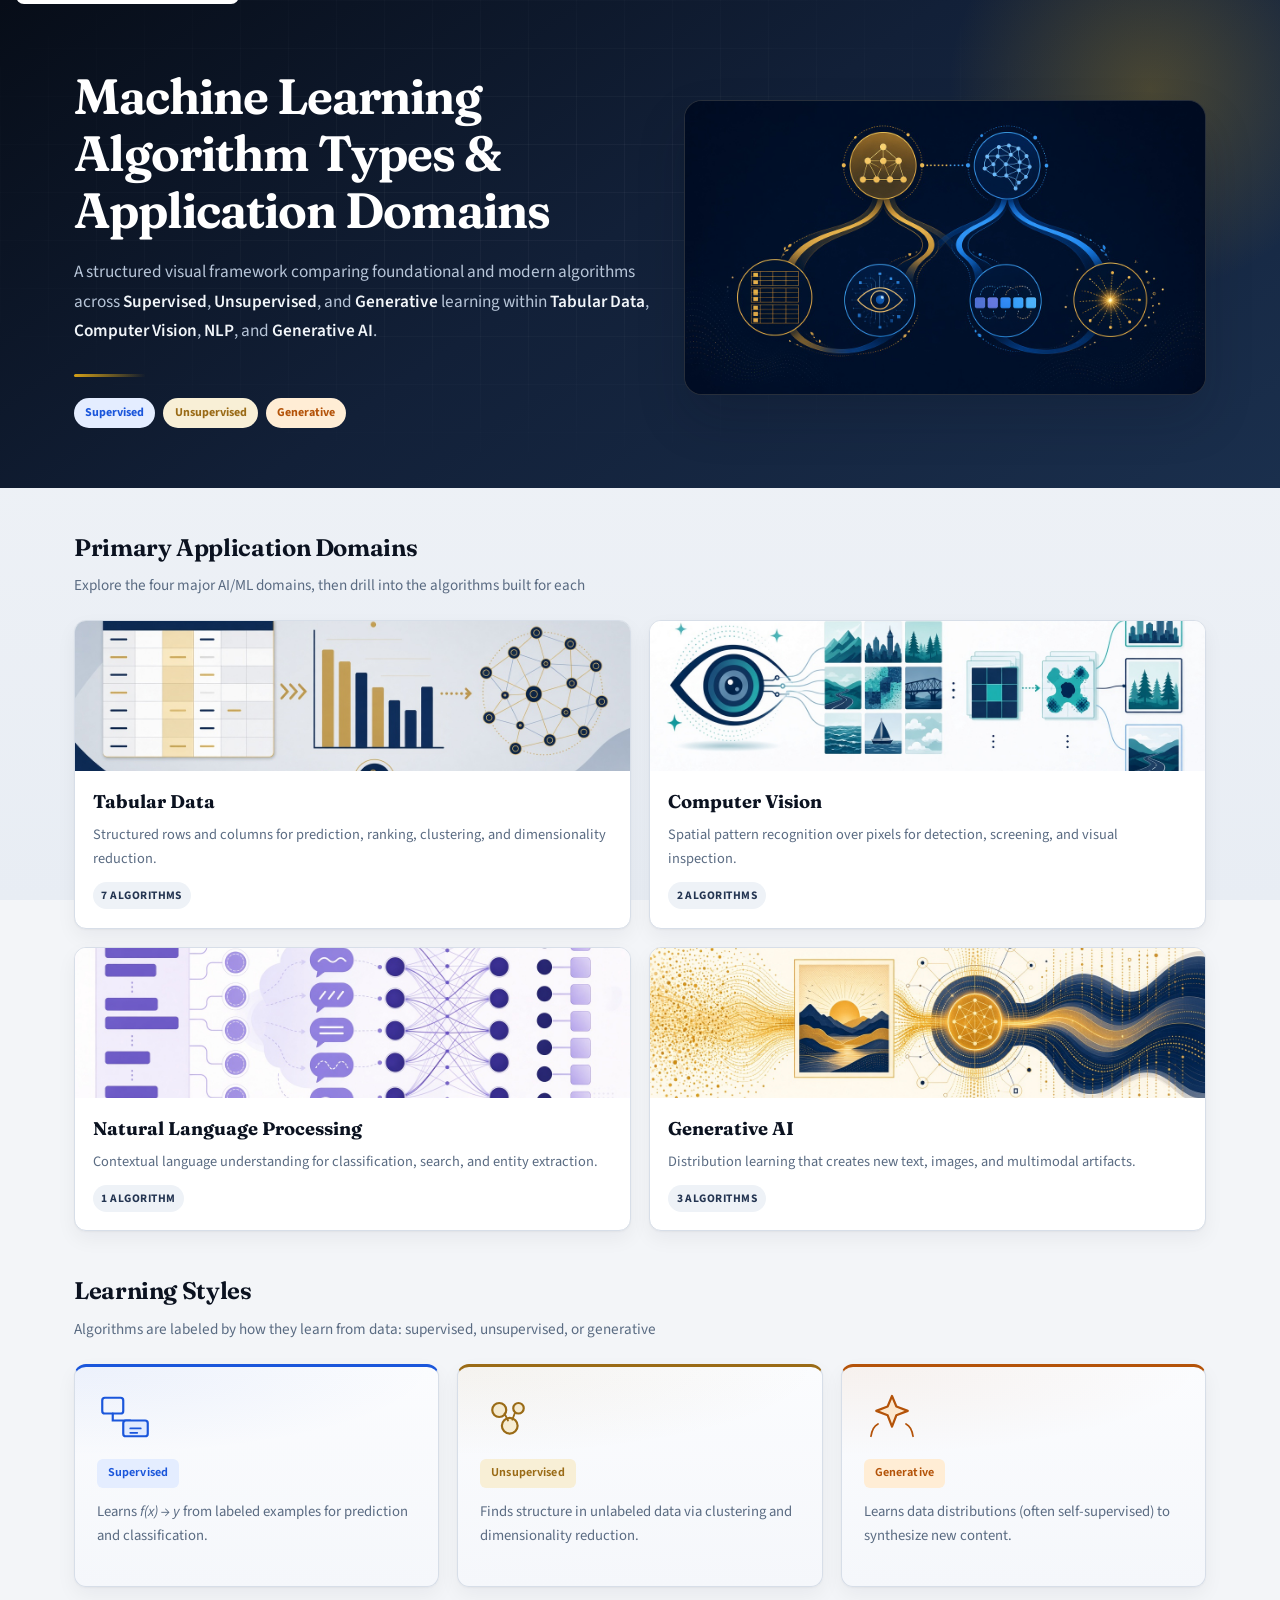
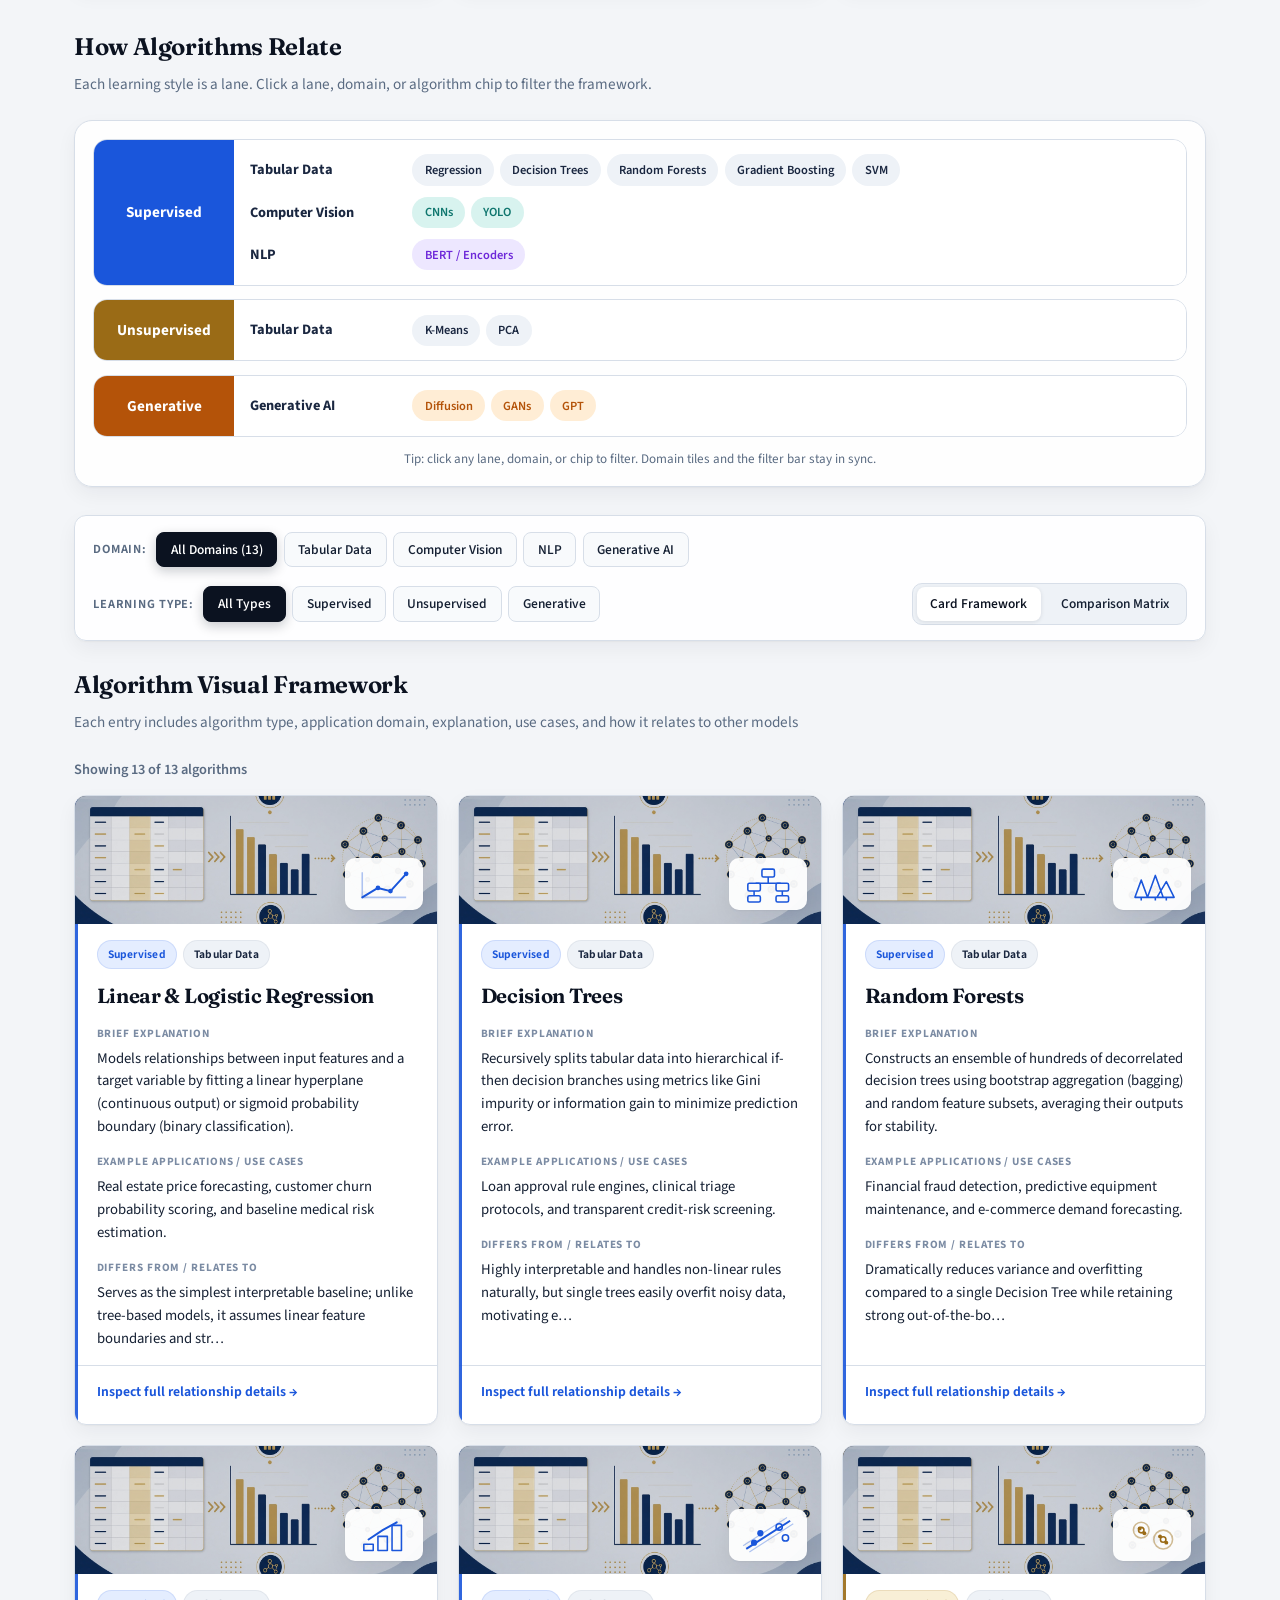
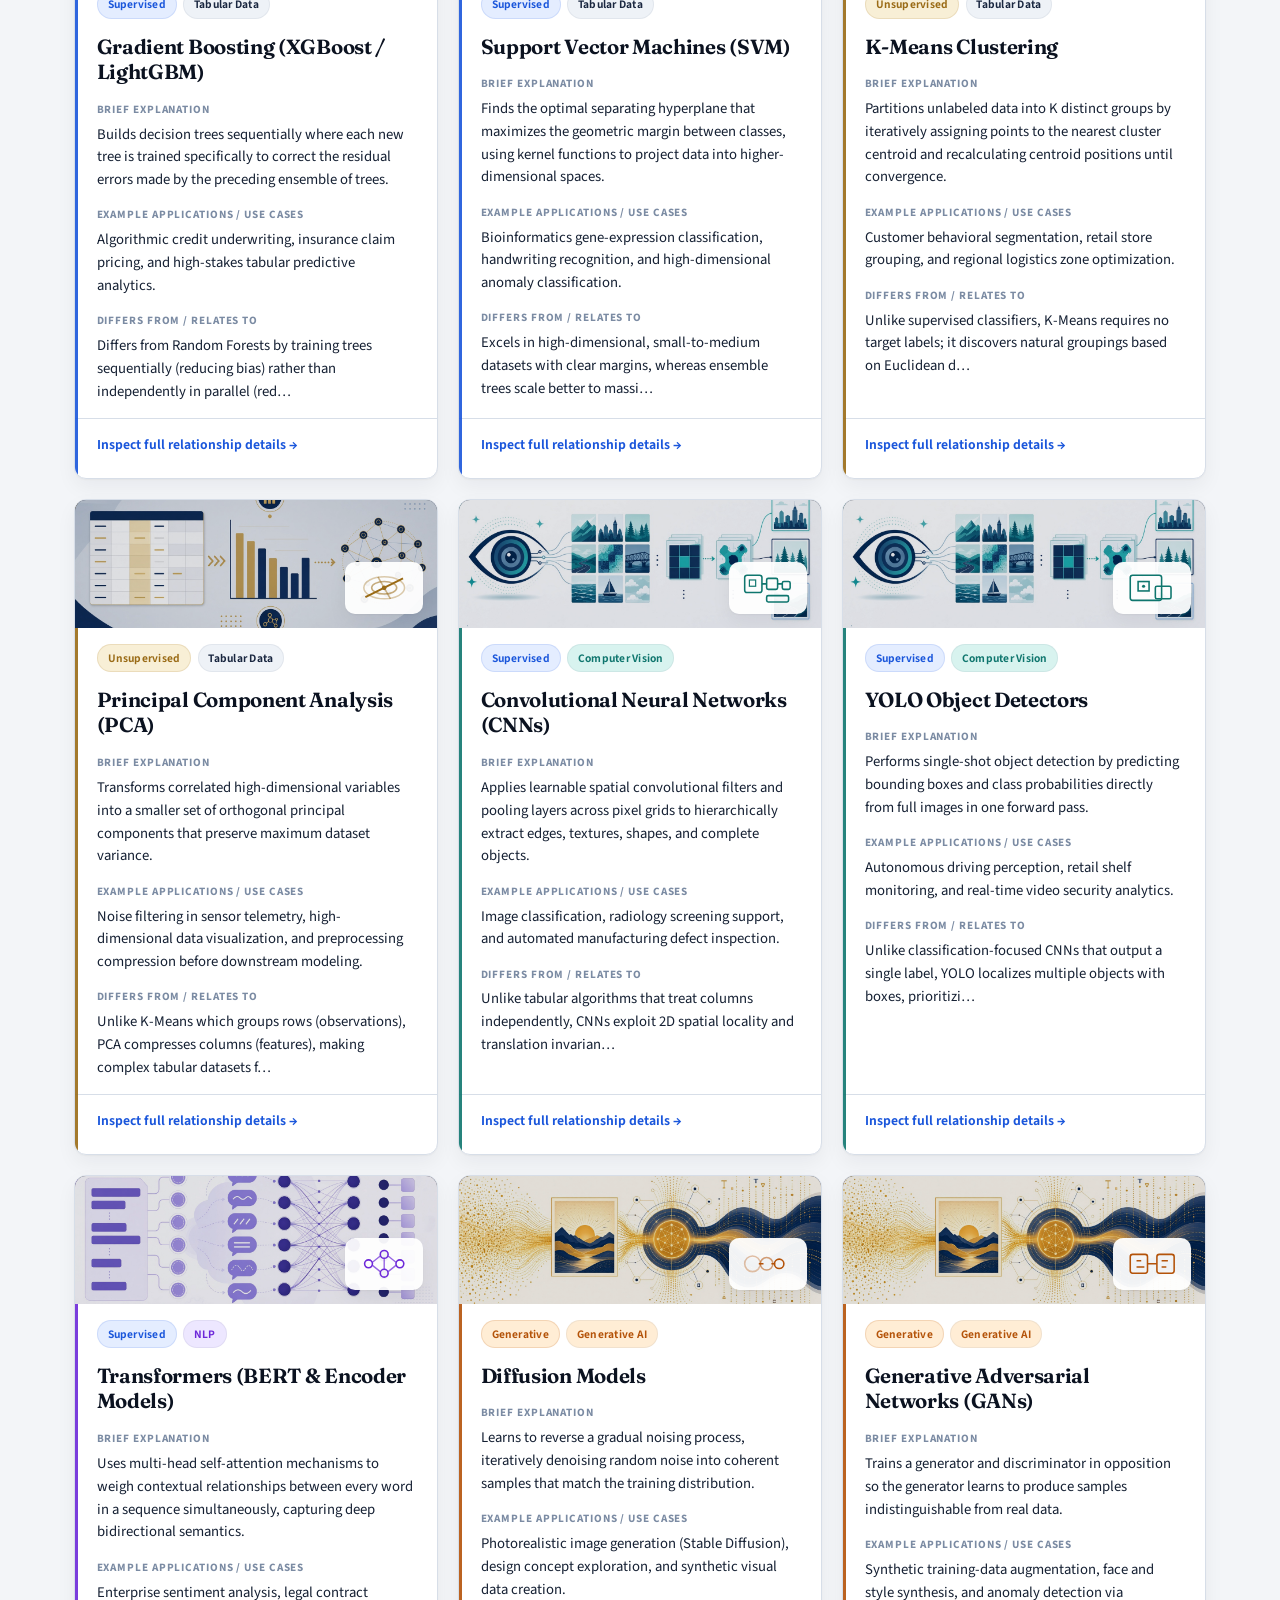
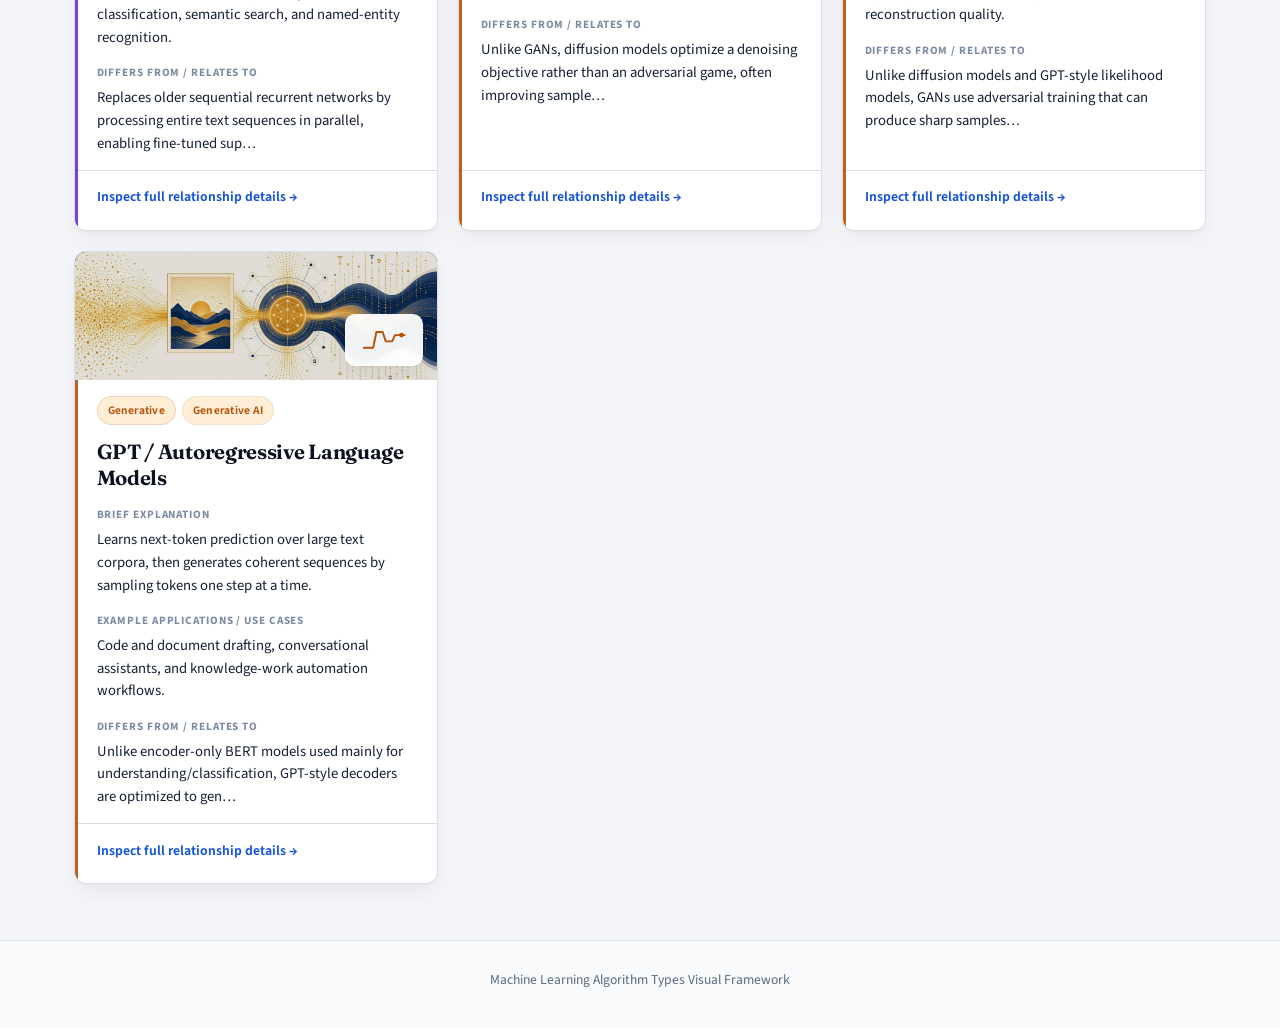
<file: index.html>
<!DOCTYPE html>
<html lang="en">
<head>
  <meta charset="UTF-8" />
  <meta name="viewport" content="width=device-width, initial-scale=1.0" />
  <title>Machine Learning Algorithm Types: Visual Framework</title>
  <meta name="description" content="Visual framework of machine learning algorithms across supervised, unsupervised, and generative learning within tabular data, computer vision, NLP, and generative AI." />
  <meta property="og:title" content="Machine Learning Algorithm Types & Application Domains" />
  <meta property="og:description" content="Interactive visual framework comparing algorithms across tabular data, computer vision, NLP, and generative AI." />
  <meta property="og:image" content="assets/hero-architecture.jpg" />
  <meta property="og:type" content="website" />
  <link rel="preconnect" href="https://fonts.googleapis.com" />
  <link rel="preconnect" href="https://fonts.gstatic.com" crossorigin />
  <link href="https://fonts.googleapis.com/css2?family=Fraunces:opsz,wght@9..144,500..700&family=Source+Sans+3:wght@400;500;600;700&display=swap" rel="stylesheet" />
  <link rel="stylesheet" href="styles.css" />
</head>
<body>
  <a class="skip-link" href="#framework">Skip to algorithm framework</a>

  <header class="hero">
    <div class="container hero-layout">
      <div class="hero-copy">
        <h1>Machine Learning Algorithm Types &amp; Application Domains</h1>
        <p class="subtitle">
          A structured visual framework comparing foundational and modern algorithms across
          <strong>Supervised</strong>, <strong>Unsupervised</strong>, and <strong>Generative</strong> learning within
          <strong>Tabular Data</strong>, <strong>Computer Vision</strong>, <strong>NLP</strong>, and <strong>Generative AI</strong>.
        </p>
        <div class="hero-accent-line" aria-hidden="true"></div>
        <div class="hero-legend" aria-label="Learning type legend">
          <span class="legend-chip supervised-badge">Supervised</span>
          <span class="legend-chip unsupervised-badge">Unsupervised</span>
          <span class="legend-chip generative-badge">Generative</span>
        </div>
      </div>
      <figure class="hero-visual">
        <img
          src="assets/hero-architecture.jpg"
          alt="Architecture diagram connecting learning paradigms to tabular, vision, language, and generative domains"
          width="960"
          height="540"
          loading="eager"
        />
      </figure>
    </div>
  </header>

  <main class="container">
    <section class="domain-atlas" aria-label="Primary AI and ML Application Domains">
      <div class="section-header">
        <h2>Primary Application Domains</h2>
        <p>Explore the four major AI/ML domains, then drill into the algorithms built for each</p>
      </div>
      <div class="domain-atlas-grid">
        <article class="domain-tile" data-domain="Tabular Data">
          <img src="assets/domain-tabular.jpg" alt="Tabular data illustration with spreadsheet grids and charts" width="640" height="360" loading="lazy" />
          <div class="domain-tile-body">
            <h3>Tabular Data</h3>
            <p>Structured rows and columns for prediction, ranking, clustering, and dimensionality reduction.</p>
            <span class="domain-count" data-count-domain="Tabular Data">7 algorithms</span>
          </div>
        </article>
        <article class="domain-tile" data-domain="Computer Vision">
          <img src="assets/domain-vision.jpg" alt="Computer vision illustration with camera eye and image feature maps" width="640" height="360" loading="lazy" />
          <div class="domain-tile-body">
            <h3>Computer Vision</h3>
            <p>Spatial pattern recognition over pixels for detection, screening, and visual inspection.</p>
            <span class="domain-count" data-count-domain="Computer Vision">2 algorithms</span>
          </div>
        </article>
        <article class="domain-tile" data-domain="NLP">
          <img src="assets/domain-nlp.jpg" alt="Natural language processing illustration with tokens and attention links" width="640" height="360" loading="lazy" />
          <div class="domain-tile-body">
            <h3>Natural Language Processing</h3>
            <p>Contextual language understanding for classification, search, and entity extraction.</p>
            <span class="domain-count" data-count-domain="NLP">1 algorithm</span>
          </div>
        </article>
        <article class="domain-tile" data-domain="Generative AI">
          <img src="assets/domain-generative.jpg" alt="Generative AI illustration synthesizing images and text from a neural core" width="640" height="360" loading="lazy" />
          <div class="domain-tile-body">
            <h3>Generative AI</h3>
            <p>Distribution learning that creates new text, images, and multimodal artifacts.</p>
            <span class="domain-count" data-count-domain="Generative AI">3 algorithms</span>
          </div>
        </article>
      </div>
    </section>

    <section class="learning-styles" aria-label="Learning Styles">
      <div class="section-header">
        <h2>Learning Styles</h2>
        <p>Algorithms are labeled by how they learn from data: supervised, unsupervised, or generative</p>
      </div>
      <div class="learning-style-grid three-col">
        <article class="style-card supervised-border">
          <div class="style-icon" aria-hidden="true">
            <svg viewBox="0 0 64 64" fill="none" xmlns="http://www.w3.org/2000/svg">
              <rect x="6" y="10" width="24" height="18" rx="3" stroke="#1a56db" stroke-width="2.5"/>
              <path d="M18 28v8h20" stroke="#1a56db" stroke-width="2.5" stroke-linecap="round"/>
              <rect x="30" y="36" width="28" height="18" rx="3" fill="#e4edff" stroke="#1a56db" stroke-width="2.5"/>
              <path d="M38 45h12M38 50h8" stroke="#1a56db" stroke-width="2" stroke-linecap="round"/>
            </svg>
          </div>
          <div class="paradigm-tag supervised-badge">Supervised</div>
          <p class="paradigm-desc">Learns <em>f(x) &rarr; y</em> from labeled examples for prediction and classification.</p>
        </article>
        <article class="style-card unsupervised-border">
          <div class="style-icon" aria-hidden="true">
            <svg viewBox="0 0 64 64" fill="none" xmlns="http://www.w3.org/2000/svg">
              <circle cx="22" cy="24" r="8" fill="#f8efd6" stroke="#9a6b16" stroke-width="2.5"/>
              <circle cx="44" cy="22" r="6" fill="#f8efd6" stroke="#9a6b16" stroke-width="2.5"/>
              <circle cx="34" cy="42" r="9" fill="#f8efd6" stroke="#9a6b16" stroke-width="2.5"/>
              <path d="M28 28l4 8M40 27l-3 8" stroke="#9a6b16" stroke-width="2" stroke-linecap="round"/>
            </svg>
          </div>
          <div class="paradigm-tag unsupervised-badge">Unsupervised</div>
          <p class="paradigm-desc">Finds structure in unlabeled data via clustering and dimensionality reduction.</p>
        </article>
        <article class="style-card generative-border">
          <div class="style-icon" aria-hidden="true">
            <svg viewBox="0 0 64 64" fill="none" xmlns="http://www.w3.org/2000/svg">
              <path d="M32 8l5 12 13 5-13 5-5 13-5-13-13-5 13-5z" fill="#ffedd5" stroke="#b45309" stroke-width="2.5" stroke-linejoin="round"/>
              <path d="M48 40c4 2 7 7 8 14M16 40c-4 2-7 7-8 14" stroke="#b45309" stroke-width="2" stroke-linecap="round"/>
            </svg>
          </div>
          <div class="paradigm-tag generative-badge">Generative</div>
          <p class="paradigm-desc">Learns data distributions (often self-supervised) to synthesize new content.</p>
        </article>
      </div>
    </section>

    <section class="relationship-map" aria-label="Algorithm Relationship Map">
      <div class="section-header">
        <h2>How Algorithms Relate</h2>
        <p>Each learning style is a lane. Click a lane, domain, or algorithm chip to filter the framework.</p>
      </div>
      <div class="map-shell">
        <div class="lanes" aria-label="Swimlane relationship map">
          <article class="lane sup">
            <button type="button" class="lane-label" data-type="Supervised" aria-label="Filter Supervised">Supervised</button>
            <div class="lane-body">
              <div class="domain-row">
                <button type="button" class="domain-name" data-domain="Tabular Data" data-type="Supervised">Tabular Data</button>
                <div class="algo-wrap">
                  <button type="button" class="chip" data-domain="Tabular Data" data-type="Supervised">Regression</button>
                  <button type="button" class="chip" data-domain="Tabular Data" data-type="Supervised">Decision Trees</button>
                  <button type="button" class="chip" data-domain="Tabular Data" data-type="Supervised">Random Forests</button>
                  <button type="button" class="chip" data-domain="Tabular Data" data-type="Supervised">Gradient Boosting</button>
                  <button type="button" class="chip" data-domain="Tabular Data" data-type="Supervised">SVM</button>
                </div>
              </div>
              <div class="domain-row">
                <button type="button" class="domain-name" data-domain="Computer Vision" data-type="Supervised">Computer Vision</button>
                <div class="algo-wrap">
                  <button type="button" class="chip chip-cv" data-domain="Computer Vision" data-type="Supervised">CNNs</button>
                  <button type="button" class="chip chip-cv" data-domain="Computer Vision" data-type="Supervised">YOLO</button>
                </div>
              </div>
              <div class="domain-row">
                <button type="button" class="domain-name" data-domain="NLP" data-type="Supervised">NLP</button>
                <div class="algo-wrap">
                  <button type="button" class="chip chip-nlp" data-domain="NLP" data-type="Supervised">BERT / Encoders</button>
                </div>
              </div>
            </div>
          </article>

          <article class="lane uns">
            <button type="button" class="lane-label" data-type="Unsupervised" aria-label="Filter Unsupervised">Unsupervised</button>
            <div class="lane-body">
              <div class="domain-row">
                <button type="button" class="domain-name" data-domain="Tabular Data" data-type="Unsupervised">Tabular Data</button>
                <div class="algo-wrap">
                  <button type="button" class="chip" data-domain="Tabular Data" data-type="Unsupervised">K-Means</button>
                  <button type="button" class="chip" data-domain="Tabular Data" data-type="Unsupervised">PCA</button>
                </div>
              </div>
            </div>
          </article>

          <article class="lane gen">
            <button type="button" class="lane-label" data-type="Generative" aria-label="Filter Generative">Generative</button>
            <div class="lane-body">
              <div class="domain-row">
                <button type="button" class="domain-name" data-domain="Generative AI" data-type="Generative">Generative AI</button>
                <div class="algo-wrap">
                  <button type="button" class="chip chip-gen" data-domain="Generative AI" data-type="Generative">Diffusion</button>
                  <button type="button" class="chip chip-gen" data-domain="Generative AI" data-type="Generative">GANs</button>
                  <button type="button" class="chip chip-gen" data-domain="Generative AI" data-type="Generative">GPT</button>
                </div>
              </div>
            </div>
          </article>
        </div>
        <p class="map-hint">Tip: click any lane, domain, or chip to filter. Domain tiles and the filter bar stay in sync.</p>
      </div>
    </section>

    <section class="controls-bar" aria-label="Filter and View Controls">
      <div class="filter-group">
        <span class="filter-label">Domain:</span>
        <button class="filter-btn active" data-domain="all" id="btn-domain-all">All Domains</button>
        <button class="filter-btn" data-domain="Tabular Data">Tabular Data</button>
        <button class="filter-btn" data-domain="Computer Vision">Computer Vision</button>
        <button class="filter-btn" data-domain="NLP">NLP</button>
        <button class="filter-btn" data-domain="Generative AI">Generative AI</button>
      </div>

      <div class="filter-group">
        <span class="filter-label">Learning Type:</span>
        <button class="type-btn active" data-type="all">All Types</button>
        <button class="type-btn" data-type="Supervised">Supervised</button>
        <button class="type-btn" data-type="Unsupervised">Unsupervised</button>
        <button class="type-btn" data-type="Generative">Generative</button>
      </div>

      <div class="view-toggle">
        <button id="btn-grid-view" class="view-btn active" aria-pressed="true">Card Framework</button>
        <button id="btn-matrix-view" class="view-btn" aria-pressed="false">Comparison Matrix</button>
      </div>
    </section>

    <div class="framework-intro section-header" id="framework">
      <h2>Algorithm Visual Framework</h2>
      <p>Each entry includes algorithm type, application domain, explanation, use cases, and how it relates to other models</p>
    </div>

    <p id="results-count" class="results-count" aria-live="polite"></p>
    <section id="cards-container" class="cards-grid" aria-label="Algorithm Cards"></section>
    <div id="empty-state" class="empty-state hidden" role="status">
      <h3>No algorithms match these filters</h3>
      <p>Reset filters to view the full framework.</p>
      <button type="button" id="btn-reset-filters">Reset Filters</button>
    </div>

    <section id="matrix-container" class="matrix-wrapper hidden" aria-label="Algorithm Comparison Matrix">
      <div class="table-scroll">
        <table class="comparison-table">
          <thead>
            <tr>
              <th>Algorithm</th>
              <th>Algorithm Type</th>
              <th>Application Domain</th>
              <th>Core Mechanism</th>
              <th>Primary Real-World Use Cases</th>
              <th>Key Trade-Off / Differentiator</th>
            </tr>
          </thead>
          <tbody id="matrix-body"></tbody>
        </table>
      </div>
    </section>
  </main>

  <div id="modal-overlay" class="modal-overlay hidden" role="dialog" aria-modal="true" aria-labelledby="modal-title">
    <div class="modal-card" tabindex="-1">
      <button id="modal-close" class="modal-close" aria-label="Close modal">&times;</button>
      <div id="modal-media" class="modal-media"></div>
      <div id="modal-badges" class="card-badges"></div>
      <h3 id="modal-title"></h3>
      <div class="modal-body">
        <div class="modal-block">
          <h4>Algorithm Type &amp; Application Domain</h4>
          <p id="modal-classification"></p>
        </div>
        <div class="modal-block">
          <h4>Brief Explanation: How It Works</h4>
          <p id="modal-explanation"></p>
        </div>
        <div class="modal-block">
          <h4>Example Applications / Use Cases</h4>
          <p id="modal-usecases"></p>
        </div>
        <div class="modal-block">
          <h4>How It Relates &amp; Differs from Other Models</h4>
          <p id="modal-comparison"></p>
        </div>
      </div>
    </div>
  </div>

  <footer class="site-footer">
    <div class="container">
      <p>Machine Learning Algorithm Types Visual Framework</p>
    </div>
  </footer>

  <script>
    const domainArt = {
      "Tabular Data": "assets/domain-tabular.jpg",
      "Computer Vision": "assets/domain-vision.jpg",
      "NLP": "assets/domain-nlp.jpg",
      "Generative AI": "assets/domain-generative.jpg"
    };

    const domainAlt = {
      "Tabular Data": "Tabular data domain artwork",
      "Computer Vision": "Computer vision domain artwork",
      "NLP": "Natural language processing domain artwork",
      "Generative AI": "Generative AI domain artwork"
    };

    const icons = {
      regression: `<svg viewBox="0 0 72 48" fill="none" aria-hidden="true"><path d="M8 40 L28 28 L44 32 L64 10" stroke="currentColor" stroke-width="2.5" stroke-linecap="round" stroke-linejoin="round"/><circle cx="28" cy="28" r="3" fill="currentColor"/><circle cx="44" cy="32" r="3" fill="currentColor"/><circle cx="64" cy="10" r="3" fill="currentColor"/><path d="M8 8v32h56" stroke="currentColor" stroke-width="2" opacity=".35"/></svg>`,
      tree: `<svg viewBox="0 0 72 48" fill="none" aria-hidden="true"><rect x="28" y="4" width="16" height="10" rx="2" stroke="currentColor" stroke-width="2"/><path d="M36 14v8M20 22h32" stroke="currentColor" stroke-width="2"/><rect x="10" y="22" width="16" height="10" rx="2" stroke="currentColor" stroke-width="2"/><rect x="46" y="22" width="16" height="10" rx="2" stroke="currentColor" stroke-width="2"/><path d="M18 32v6M54 32v6" stroke="currentColor" stroke-width="2"/><rect x="10" y="38" width="16" height="8" rx="2" stroke="currentColor" stroke-width="2"/><rect x="46" y="38" width="16" height="8" rx="2" stroke="currentColor" stroke-width="2"/></svg>`,
      forest: `<svg viewBox="0 0 72 48" fill="none" aria-hidden="true"><path d="M14 40 L22 18 L30 40Z M30 40 L40 12 L50 40Z M42 40 L54 20 L64 40Z" stroke="currentColor" stroke-width="2" stroke-linejoin="round"/><path d="M22 40v4M40 40v4M54 40v4" stroke="currentColor" stroke-width="2"/></svg>`,
      boost: `<svg viewBox="0 0 72 48" fill="none" aria-hidden="true"><path d="M10 36h12v8H10zM28 26h12v18H28zM46 12h12v32H46z" stroke="currentColor" stroke-width="2" stroke-linejoin="round"/><path d="M16 30l18-12 18-10" stroke="currentColor" stroke-width="2.5" stroke-linecap="round"/></svg>`,
      svm: `<svg viewBox="0 0 72 48" fill="none" aria-hidden="true"><circle cx="18" cy="34" r="4" fill="currentColor"/><circle cx="26" cy="22" r="4" fill="currentColor"/><circle cx="50" cy="14" r="4" stroke="currentColor" stroke-width="2"/><circle cx="58" cy="28" r="4" stroke="currentColor" stroke-width="2"/><path d="M8 42 L64 6" stroke="currentColor" stroke-width="2.5"/><path d="M12 46 L68 10M4 38 L60 2" stroke="currentColor" stroke-width="1.5" opacity=".35"/></svg>`,
      kmeans: `<svg viewBox="0 0 72 48" fill="none" aria-hidden="true"><circle cx="22" cy="18" r="10" stroke="currentColor" stroke-width="2" opacity=".45"/><circle cx="50" cy="30" r="12" stroke="currentColor" stroke-width="2" opacity=".45"/><circle cx="20" cy="16" r="2.5" fill="currentColor"/><circle cx="26" cy="22" r="2.5" fill="currentColor"/><circle cx="46" cy="26" r="2.5" fill="currentColor"/><circle cx="54" cy="34" r="2.5" fill="currentColor"/><circle cx="22" cy="18" r="3.5" stroke="currentColor" stroke-width="2"/><circle cx="50" cy="30" r="3.5" stroke="currentColor" stroke-width="2"/></svg>`,
      pca: `<svg viewBox="0 0 72 48" fill="none" aria-hidden="true"><ellipse cx="36" cy="24" rx="26" ry="14" stroke="currentColor" stroke-width="2" opacity=".35"/><ellipse cx="36" cy="24" rx="16" ry="8" stroke="currentColor" stroke-width="2" opacity=".55"/><path d="M12 36 L60 12" stroke="currentColor" stroke-width="2.5"/><path d="M28 10 L44 38" stroke="currentColor" stroke-width="2" opacity=".5"/><circle cx="36" cy="24" r="3" fill="currentColor"/></svg>`,
      cnn: `<svg viewBox="0 0 72 48" fill="none" aria-hidden="true"><rect x="6" y="8" width="22" height="22" rx="3" stroke="currentColor" stroke-width="2"/><rect x="12" y="14" width="8" height="8" stroke="currentColor" stroke-width="1.5"/><rect x="34" y="12" width="14" height="14" rx="2" stroke="currentColor" stroke-width="2"/><rect x="54" y="16" width="10" height="10" rx="2" stroke="currentColor" stroke-width="2"/><path d="M28 19h6M48 19h6" stroke="currentColor" stroke-width="2"/><rect x="34" y="34" width="28" height="8" rx="2" stroke="currentColor" stroke-width="2"/></svg>`,
      yolo: `<svg viewBox="0 0 72 48" fill="none" aria-hidden="true"><rect x="8" y="8" width="40" height="32" rx="3" stroke="currentColor" stroke-width="2"/><rect x="18" y="16" width="14" height="12" stroke="currentColor" stroke-width="2"/><rect x="40" y="22" width="20" height="16" rx="2" stroke="currentColor" stroke-width="2"/><circle cx="25" cy="22" r="2" fill="currentColor"/></svg>`,
      bert: `<svg viewBox="0 0 72 48" fill="none" aria-hidden="true"><circle cx="16" cy="24" r="5" stroke="currentColor" stroke-width="2"/><circle cx="36" cy="12" r="5" stroke="currentColor" stroke-width="2"/><circle cx="36" cy="36" r="5" stroke="currentColor" stroke-width="2"/><circle cx="56" cy="24" r="5" stroke="currentColor" stroke-width="2"/><path d="M21 22l10-8M21 26l10 8M41 14l10 8M41 34l10-8M36 17v14" stroke="currentColor" stroke-width="1.8" opacity=".7"/></svg>`,
      diffusion: `<svg viewBox="0 0 72 48" fill="none" aria-hidden="true"><circle cx="16" cy="24" r="10" stroke="currentColor" stroke-width="2" opacity=".35"/><circle cx="34" cy="24" r="8" stroke="currentColor" stroke-width="2" opacity=".55"/><circle cx="50" cy="24" r="6" stroke="currentColor" stroke-width="2"/><path d="M24 24h6M40 24h5" stroke="currentColor" stroke-width="2"/></svg>`,
      gan: `<svg viewBox="0 0 72 48" fill="none" aria-hidden="true"><rect x="8" y="12" width="22" height="24" rx="3" stroke="currentColor" stroke-width="2"/><rect x="42" y="12" width="22" height="24" rx="3" stroke="currentColor" stroke-width="2"/><path d="M30 24h12" stroke="currentColor" stroke-width="2"/><path d="M16 20h6M16 28h10M48 20h8M48 28h6" stroke="currentColor" stroke-width="1.8"/></svg>`,
      gpt: `<svg viewBox="0 0 72 48" fill="none" aria-hidden="true"><path d="M10 34h12l4-20h8l4 12h8l4-8h12" stroke="currentColor" stroke-width="2.5" stroke-linecap="round" stroke-linejoin="round"/><circle cx="58" cy="18" r="3" fill="currentColor"/></svg>`
    };

    const algorithms = [
      {
        name: "Linear & Logistic Regression",
        type: "Supervised",
        domain: "Tabular Data",
        icon: "regression",
        explanation: "Models relationships between input features and a target variable by fitting a linear hyperplane (continuous output) or sigmoid probability boundary (binary classification).",
        useCases: "Real estate price forecasting, customer churn probability scoring, and baseline medical risk estimation.",
        comparison: "Serves as the simplest interpretable baseline; unlike tree-based models, it assumes linear feature boundaries and struggles with complex non-linear interactions without feature engineering."
      },
      {
        name: "Decision Trees",
        type: "Supervised",
        domain: "Tabular Data",
        icon: "tree",
        explanation: "Recursively splits tabular data into hierarchical if-then decision branches using metrics like Gini impurity or information gain to minimize prediction error.",
        useCases: "Loan approval rule engines, clinical triage protocols, and transparent credit-risk screening.",
        comparison: "Highly interpretable and handles non-linear rules naturally, but single trees easily overfit noisy data, motivating ensemble methods like Random Forests."
      },
      {
        name: "Random Forests",
        type: "Supervised",
        domain: "Tabular Data",
        icon: "forest",
        explanation: "Constructs an ensemble of hundreds of decorrelated decision trees using bootstrap aggregation (bagging) and random feature subsets, averaging their outputs for stability.",
        useCases: "Financial fraud detection, predictive equipment maintenance, and e-commerce demand forecasting.",
        comparison: "Dramatically reduces variance and overfitting compared to a single Decision Tree while retaining strong out-of-the-box accuracy on structured tabular datasets."
      },
      {
        name: "Gradient Boosting (XGBoost / LightGBM)",
        type: "Supervised",
        domain: "Tabular Data",
        icon: "boost",
        explanation: "Builds decision trees sequentially where each new tree is trained specifically to correct the residual errors made by the preceding ensemble of trees.",
        useCases: "Algorithmic credit underwriting, insurance claim pricing, and high-stakes tabular predictive analytics.",
        comparison: "Differs from Random Forests by training trees sequentially (reducing bias) rather than independently in parallel (reducing variance), often achieving top tabular accuracy."
      },
      {
        name: "Support Vector Machines (SVM)",
        type: "Supervised",
        domain: "Tabular Data",
        icon: "svm",
        explanation: "Finds the optimal separating hyperplane that maximizes the geometric margin between classes, using kernel functions to project data into higher-dimensional spaces.",
        useCases: "Bioinformatics gene-expression classification, handwriting recognition, and high-dimensional anomaly classification.",
        comparison: "Excels in high-dimensional, small-to-medium datasets with clear margins, whereas ensemble trees scale better to massive tabular datasets with mixed feature types."
      },
      {
        name: "K-Means Clustering",
        type: "Unsupervised",
        domain: "Tabular Data",
        icon: "kmeans",
        explanation: "Partitions unlabeled data into K distinct groups by iteratively assigning points to the nearest cluster centroid and recalculating centroid positions until convergence.",
        useCases: "Customer behavioral segmentation, retail store grouping, and regional logistics zone optimization.",
        comparison: "Unlike supervised classifiers, K-Means requires no target labels; it discovers natural groupings based on Euclidean distance rather than predicting predefined categories."
      },
      {
        name: "Principal Component Analysis (PCA)",
        type: "Unsupervised",
        domain: "Tabular Data",
        icon: "pca",
        explanation: "Transforms correlated high-dimensional variables into a smaller set of orthogonal principal components that preserve maximum dataset variance.",
        useCases: "Noise filtering in sensor telemetry, high-dimensional data visualization, and preprocessing compression before downstream modeling.",
        comparison: "Unlike K-Means which groups rows (observations), PCA compresses columns (features), making complex tabular datasets faster and cleaner for other models to process."
      },
      {
        name: "Convolutional Neural Networks (CNNs)",
        type: "Supervised",
        domain: "Computer Vision",
        icon: "cnn",
        explanation: "Applies learnable spatial convolutional filters and pooling layers across pixel grids to hierarchically extract edges, textures, shapes, and complete objects.",
        useCases: "Image classification, radiology screening support, and automated manufacturing defect inspection.",
        comparison: "Unlike tabular algorithms that treat columns independently, CNNs exploit 2D spatial locality and translation invariance, making them purpose-built for visual imagery."
      },
      {
        name: "YOLO Object Detectors",
        type: "Supervised",
        domain: "Computer Vision",
        icon: "yolo",
        explanation: "Performs single-shot object detection by predicting bounding boxes and class probabilities directly from full images in one forward pass.",
        useCases: "Autonomous driving perception, retail shelf monitoring, and real-time video security analytics.",
        comparison: "Unlike classification-focused CNNs that output a single label, YOLO localizes multiple objects with boxes, prioritizing speed for real-time detection pipelines."
      },
      {
        name: "Transformers (BERT & Encoder Models)",
        type: "Supervised",
        domain: "NLP",
        icon: "bert",
        explanation: "Uses multi-head self-attention mechanisms to weigh contextual relationships between every word in a sequence simultaneously, capturing deep bidirectional semantics.",
        useCases: "Enterprise sentiment analysis, legal contract classification, semantic search, and named-entity recognition.",
        comparison: "Replaces older sequential recurrent networks by processing entire text sequences in parallel, enabling fine-tuned supervised accuracy across language understanding tasks."
      },
      {
        name: "Diffusion Models",
        type: "Generative",
        domain: "Generative AI",
        icon: "diffusion",
        explanation: "Learns to reverse a gradual noising process, iteratively denoising random noise into coherent samples that match the training distribution.",
        useCases: "Photorealistic image generation (Stable Diffusion), design concept exploration, and synthetic visual data creation.",
        comparison: "Unlike GANs, diffusion models optimize a denoising objective rather than an adversarial game, often improving sample stability and diversity at the cost of slower sampling."
      },
      {
        name: "Generative Adversarial Networks (GANs)",
        type: "Generative",
        domain: "Generative AI",
        icon: "gan",
        explanation: "Trains a generator and discriminator in opposition so the generator learns to produce samples indistinguishable from real data.",
        useCases: "Synthetic training-data augmentation, face and style synthesis, and anomaly detection via reconstruction quality.",
        comparison: "Unlike diffusion models and GPT-style likelihood models, GANs use adversarial training that can produce sharp samples but may suffer from mode collapse and training instability."
      },
      {
        name: "GPT / Autoregressive Language Models",
        type: "Generative",
        domain: "Generative AI",
        icon: "gpt",
        explanation: "Learns next-token prediction over large text corpora, then generates coherent sequences by sampling tokens one step at a time.",
        useCases: "Code and document drafting, conversational assistants, and knowledge-work automation workflows.",
        comparison: "Unlike encoder-only BERT models used mainly for understanding/classification, GPT-style decoders are optimized to generate open-ended text and multimodal continuations."
      }
    ];

    let activeDomain = "all";
    let activeType = "all";
    let lastFocus = null;

    const cardsContainer = document.getElementById("cards-container");
    const matrixBody = document.getElementById("matrix-body");
    const modalOverlay = document.getElementById("modal-overlay");
    const emptyState = document.getElementById("empty-state");
    const resultsCount = document.getElementById("results-count");
    const btnDomainAll = document.getElementById("btn-domain-all");

    function badgeClassFor(type) {
      if (type === "Supervised") return "supervised-badge";
      if (type === "Unsupervised") return "unsupervised-badge";
      return "generative-badge";
    }

    function teaser(text) {
      const clean = text.replace(/\s+/g, " ").trim();
      if (clean.length <= 120) return clean;
      return clean.slice(0, 117).trimEnd() + "…";
    }

    function getFilteredAlgorithms() {
      return algorithms.filter((algo) => {
        const matchDomain = activeDomain === "all" || algo.domain === activeDomain;
        const matchType = activeType === "all" || algo.type === activeType;
        return matchDomain && matchType;
      });
    }

    function updateDomainCounts() {
      document.querySelectorAll("[data-count-domain]").forEach((el) => {
        const domain = el.dataset.countDomain;
        const count = algorithms.filter((a) => a.domain === domain).length;
        el.textContent = count === 1 ? "1 algorithm" : `${count} algorithms`;
      });
      btnDomainAll.textContent = `All Domains (${algorithms.length})`;
    }

    function syncFilterButtons() {
      document.querySelectorAll(".filter-btn").forEach((b) => {
        b.classList.toggle("active", b.dataset.domain === activeDomain);
      });
      document.querySelectorAll(".type-btn").forEach((b) => {
        b.classList.toggle("active", b.dataset.type === activeType);
      });
    }

    function render() {
      const filtered = getFilteredAlgorithms();

      resultsCount.textContent = `Showing ${filtered.length} of ${algorithms.length} algorithms`;

      if (!filtered.length) {
        cardsContainer.innerHTML = "";
        matrixBody.innerHTML = "";
        emptyState.classList.remove("hidden");
        return;
      }
      emptyState.classList.add("hidden");

      cardsContainer.innerHTML = filtered.map((algo) => `
        <article class="algo-card" tabindex="0" data-index="${algorithms.indexOf(algo)}" data-type="${algo.type}" data-domain="${algo.domain}" aria-label="${algo.name}">
          <div class="card-visual">
            <img class="card-domain-art" src="${domainArt[algo.domain]}" alt="${domainAlt[algo.domain]}" loading="lazy" />
            <div class="card-icon">${icons[algo.icon]}</div>
          </div>
          <div class="card-badges">
            <span class="badge ${badgeClassFor(algo.type)}">${algo.type}</span>
            <span class="badge domain-badge" data-domain="${algo.domain}">${algo.domain}</span>
          </div>
          <h3>${algo.name}</h3>
          <div class="card-field">
            <span class="field-label">Brief Explanation</span>
            <p>${algo.explanation}</p>
          </div>
          <div class="card-field">
            <span class="field-label">Example Applications / Use Cases</span>
            <p>${algo.useCases}</p>
          </div>
          <div class="card-field differs-field">
            <span class="field-label">Differs From / Relates To</span>
            <p>${teaser(algo.comparison)}</p>
          </div>
          <div class="card-footer">
            <span class="inspect-link">Inspect full relationship details &rarr;</span>
          </div>
        </article>
      `).join("");

      matrixBody.innerHTML = filtered.map((algo) => `
        <tr class="matrix-row" tabindex="0" data-index="${algorithms.indexOf(algo)}" aria-label="Open details for ${algo.name}">
          <td class="sticky-col">
            <div class="matrix-algo">
              <span class="matrix-icon">${icons[algo.icon]}</span>
              <strong>${algo.name}</strong>
            </div>
          </td>
          <td><span class="badge ${badgeClassFor(algo.type)}">${algo.type}</span></td>
          <td><span class="badge domain-badge" data-domain="${algo.domain}">${algo.domain}</span></td>
          <td>${algo.explanation}</td>
          <td>${algo.useCases}</td>
          <td>${algo.comparison}</td>
        </tr>
      `).join("");

      document.querySelectorAll(".algo-card").forEach((card) => {
        card.addEventListener("click", () => openModal(algorithms[card.dataset.index]));
        card.addEventListener("keydown", (e) => {
          if (e.key === "Enter" || e.key === " ") {
            e.preventDefault();
            openModal(algorithms[card.dataset.index]);
          }
        });
      });

      document.querySelectorAll(".matrix-row").forEach((row) => {
        row.addEventListener("click", () => openModal(algorithms[row.dataset.index]));
        row.addEventListener("keydown", (e) => {
          if (e.key === "Enter" || e.key === " ") {
            e.preventDefault();
            openModal(algorithms[row.dataset.index]);
          }
        });
      });
    }

    function openModal(algo) {
      lastFocus = document.activeElement;
      document.getElementById("modal-media").innerHTML = `
        <img src="${domainArt[algo.domain]}" alt="${domainAlt[algo.domain]}" />
        <div class="modal-icon">${icons[algo.icon]}</div>
      `;
      document.getElementById("modal-badges").innerHTML = `
        <span class="badge ${badgeClassFor(algo.type)}">${algo.type}</span>
        <span class="badge domain-badge" data-domain="${algo.domain}">${algo.domain}</span>
      `;
      document.getElementById("modal-title").textContent = algo.name;
      document.getElementById("modal-classification").textContent =
        `${algo.type} learning algorithm applied primarily in the ${algo.domain} domain.`;
      document.getElementById("modal-explanation").textContent = algo.explanation;
      document.getElementById("modal-usecases").textContent = algo.useCases;
      document.getElementById("modal-comparison").textContent = algo.comparison;
      modalOverlay.classList.remove("hidden");
      document.body.classList.add("modal-open");
      document.getElementById("modal-close").focus();
    }

    function closeModal() {
      modalOverlay.classList.add("hidden");
      document.body.classList.remove("modal-open");
      if (lastFocus && typeof lastFocus.focus === "function") lastFocus.focus();
    }

    function setFilters({ domain = activeDomain, type = activeType, scroll = true } = {}) {
      activeDomain = domain;
      activeType = type;
      syncFilterButtons();
      render();
      if (scroll) {
        document.getElementById("framework").scrollIntoView({ behavior: "smooth", block: "start" });
      }
    }

    function resetFilters() {
      setFilters({ domain: "all", type: "all", scroll: true });
    }

    document.querySelectorAll(".filter-btn").forEach((btn) => {
      btn.addEventListener("click", () => setFilters({ domain: btn.dataset.domain }));
    });

    document.querySelectorAll(".type-btn").forEach((btn) => {
      btn.addEventListener("click", () => setFilters({ type: btn.dataset.type, scroll: false }));
    });

    document.querySelectorAll(".domain-tile").forEach((tile) => {
      tile.setAttribute("tabindex", "0");
      tile.setAttribute("role", "button");
      const activate = () => setFilters({ domain: tile.dataset.domain, type: "all" });
      tile.addEventListener("click", activate);
      tile.addEventListener("keydown", (e) => {
        if (e.key === "Enter" || e.key === " ") {
          e.preventDefault();
          activate();
        }
      });
    });

    document.querySelectorAll(".lane-label, .domain-name, .chip").forEach((node) => {
      node.addEventListener("click", () => {
        const domain = node.dataset.domain || "all";
        const type = node.dataset.type || "all";
        if (node.classList.contains("lane-label")) {
          setFilters({ domain: "all", type });
        } else {
          setFilters({ domain, type });
        }
      });
    });

    document.getElementById("btn-reset-filters").addEventListener("click", resetFilters);

    const btnGrid = document.getElementById("btn-grid-view");
    const btnMatrix = document.getElementById("btn-matrix-view");
    const matrixContainer = document.getElementById("matrix-container");

    btnGrid.addEventListener("click", () => {
      btnGrid.classList.add("active");
      btnMatrix.classList.remove("active");
      btnGrid.setAttribute("aria-pressed", "true");
      btnMatrix.setAttribute("aria-pressed", "false");
      cardsContainer.classList.remove("hidden");
      matrixContainer.classList.add("hidden");
    });

    btnMatrix.addEventListener("click", () => {
      btnMatrix.classList.add("active");
      btnGrid.classList.remove("active");
      btnMatrix.setAttribute("aria-pressed", "true");
      btnGrid.setAttribute("aria-pressed", "false");
      matrixContainer.classList.remove("hidden");
      cardsContainer.classList.add("hidden");
    });

    document.getElementById("modal-close").addEventListener("click", closeModal);
    modalOverlay.addEventListener("click", (e) => {
      if (e.target === modalOverlay) closeModal();
    });

    document.addEventListener("keydown", (e) => {
      if (e.key === "Escape" && !modalOverlay.classList.contains("hidden")) {
        closeModal();
        return;
      }
      if (modalOverlay.classList.contains("hidden")) return;
      if (e.key !== "Tab") return;
      const focusables = modalOverlay.querySelectorAll("button, [href], input, select, textarea, [tabindex]:not([tabindex='-1'])");
      const list = Array.from(focusables).filter((el) => !el.hasAttribute("disabled"));
      if (!list.length) return;
      const first = list[0];
      const last = list[list.length - 1];
      if (e.shiftKey && document.activeElement === first) {
        e.preventDefault();
        last.focus();
      } else if (!e.shiftKey && document.activeElement === last) {
        e.preventDefault();
        first.focus();
      }
    });

    updateDomainCounts();
    syncFilterButtons();
    render();
  </script>
</body>
</html>
</file>
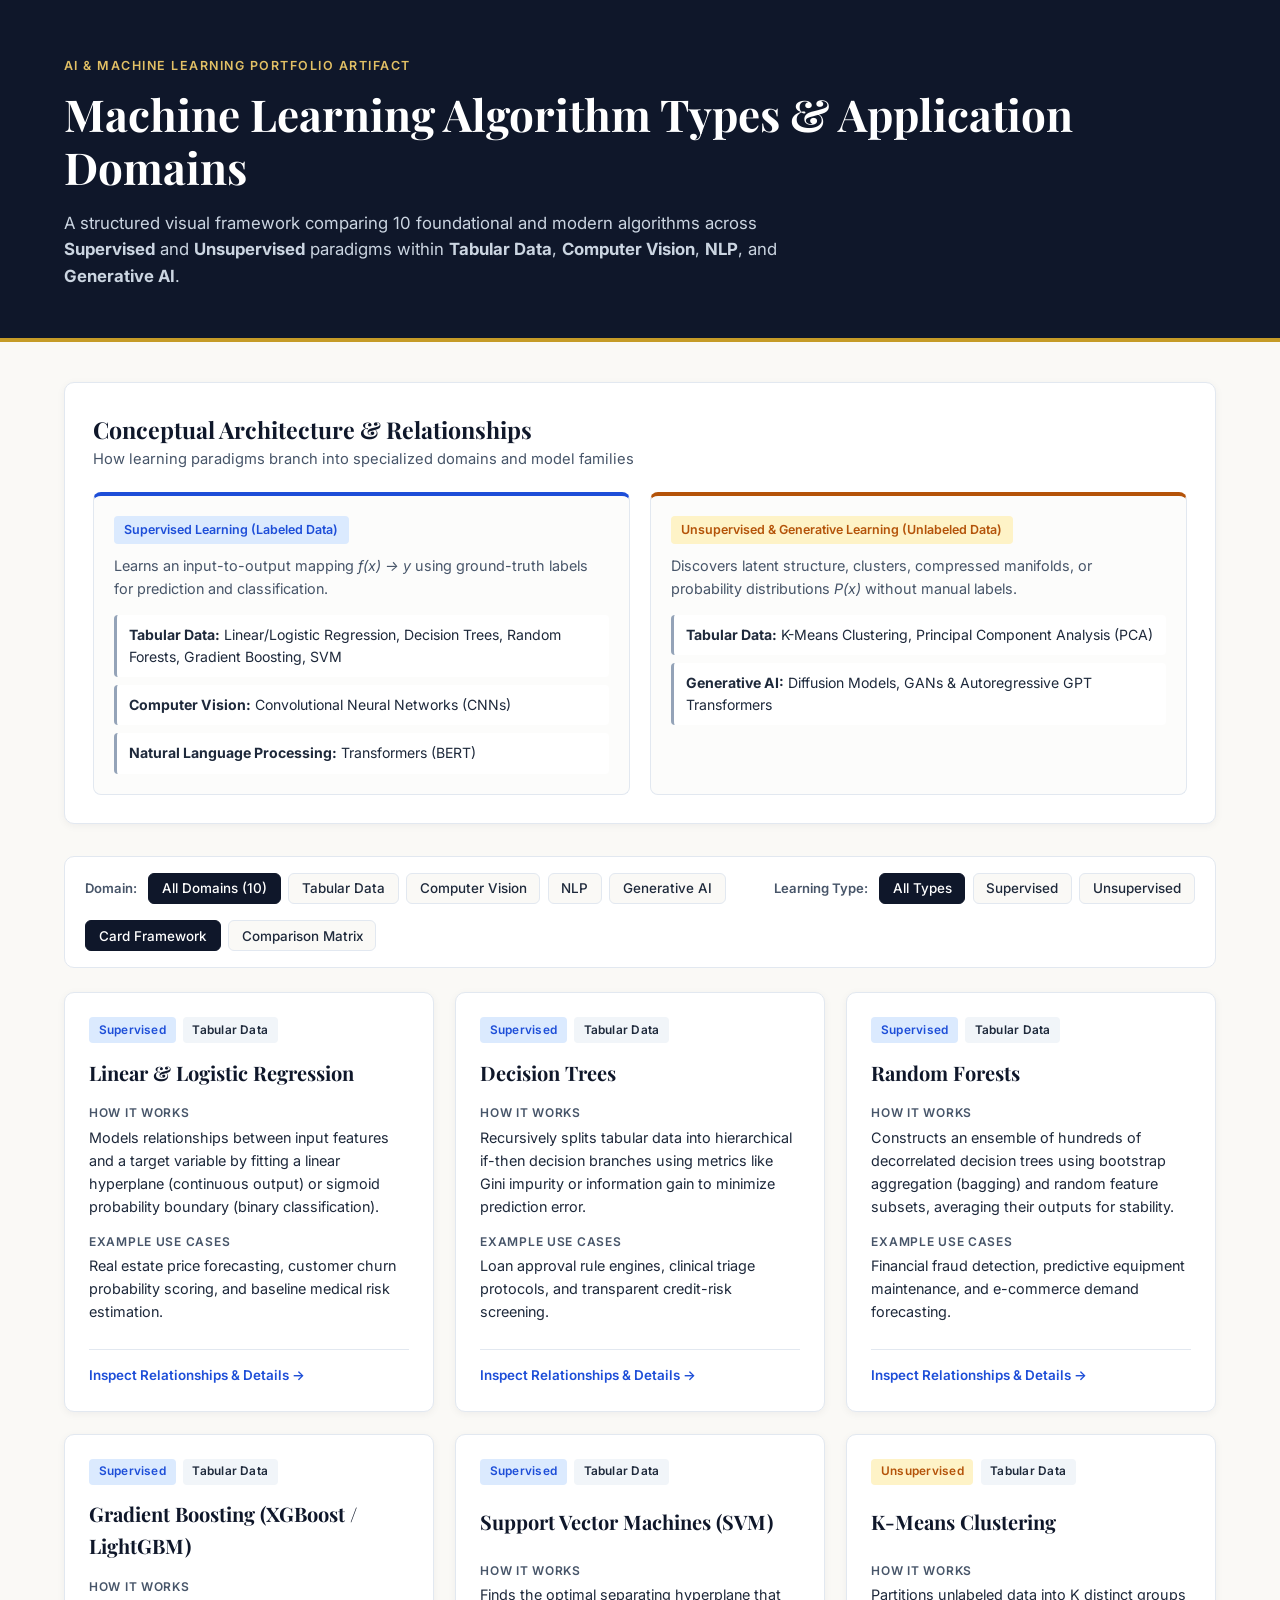
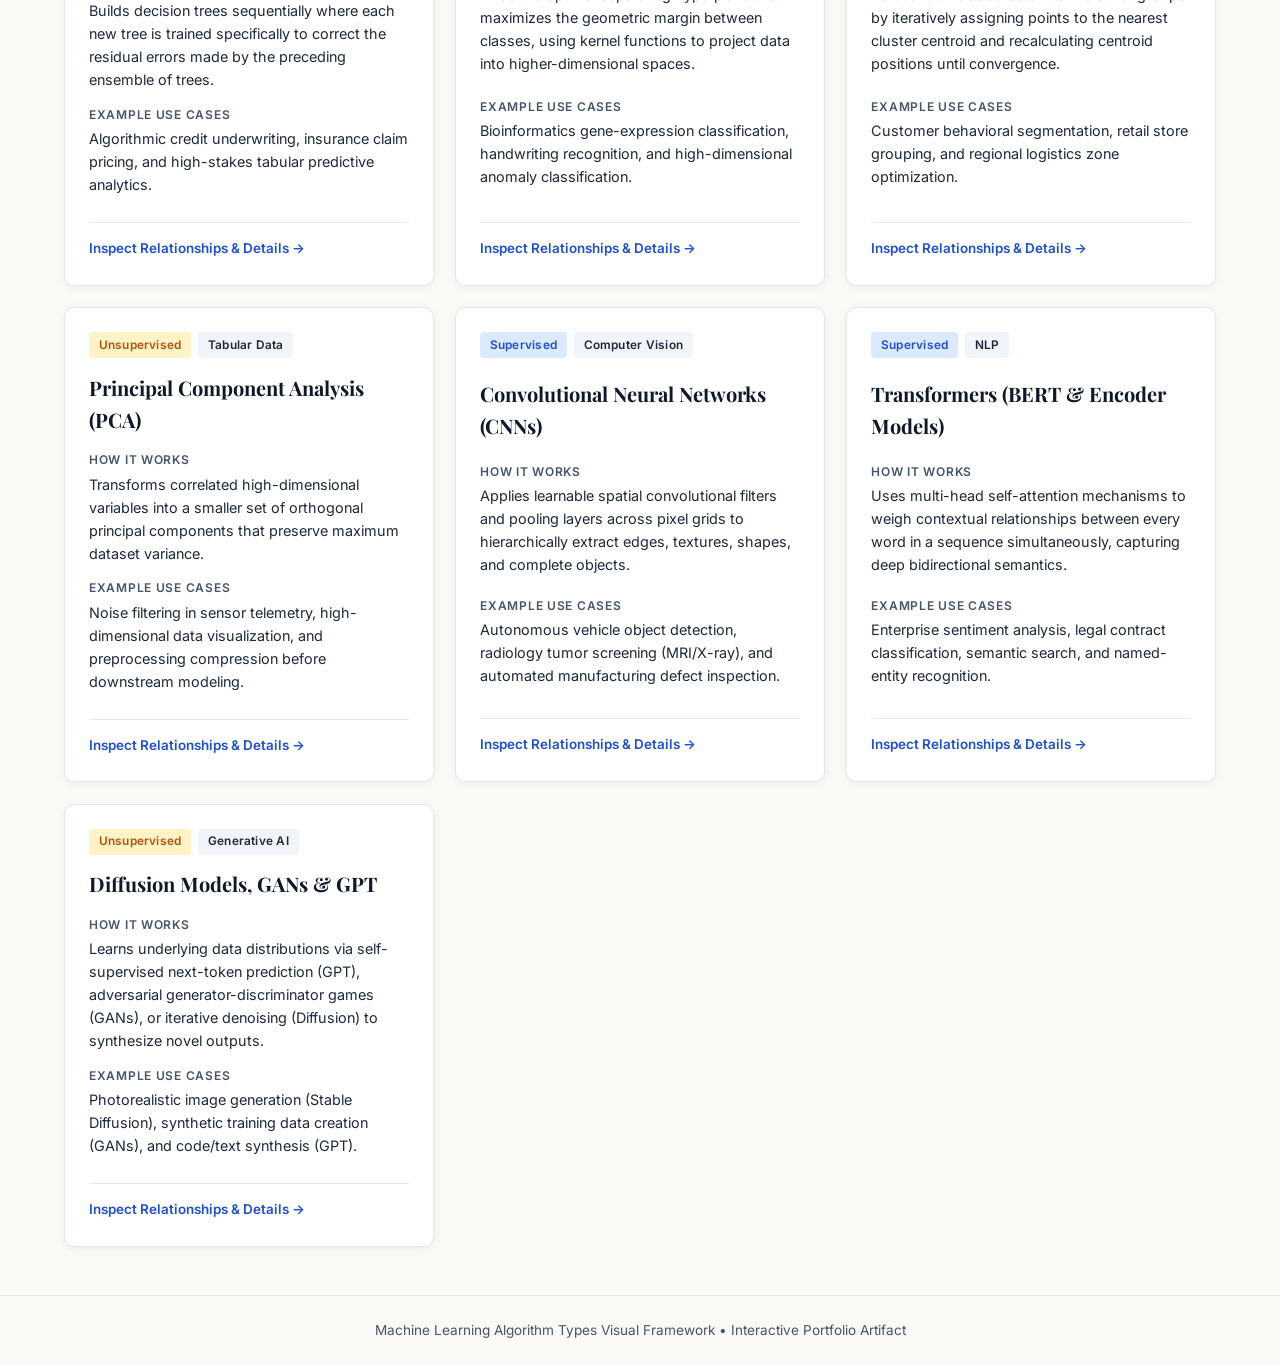
<file: (root)/index.html>
<!DOCTYPE html>
<html lang="en">
<head>
  <meta charset="UTF-8" />
  <meta name="viewport" content="width=device-width, initial-scale=1.0" />
  <title>Machine Learning Algorithm Types — Visual Framework</title>
  <link rel="preconnect" href="https://fonts.googleapis.com" />
  <link rel="preconnect" href="https://fonts.gstatic.com" crossorigin />
  <link href="https://fonts.googleapis.com/css2?family=Inter:wght@400;500;600&family=Playfair+Display:wght@600;700&display=swap" rel="stylesheet" />
  <link rel="stylesheet" href="styles.css" />
</head>
<body>
  <header class="hero">
    <div class="container">
      <p class="eyebrow">AI &amp; Machine Learning Portfolio Artifact</p>
      <h1>Machine Learning Algorithm Types &amp; Application Domains</h1>
      <p class="subtitle">
        A structured visual framework comparing 10 foundational and modern algorithms across
        <strong>Supervised</strong> and <strong>Unsupervised</strong> paradigms within
        <strong>Tabular Data</strong>, <strong>Computer Vision</strong>, <strong>NLP</strong>, and <strong>Generative AI</strong>.
      </p>
    </div>
  </header>

  <main class="container">
    <!-- Visual Architecture Diagram: How Paradigms, Domains, and Algorithms Relate -->
    <section class="taxonomy-section" aria-label="Algorithm Relationship Architecture">
      <div class="section-header">
        <h2>Conceptual Architecture &amp; Relationships</h2>
        <p>How learning paradigms branch into specialized domains and model families</p>
      </div>

      <div class="taxonomy-grid">
        <div class="paradigm-box supervised-border">
          <div class="paradigm-tag supervised-badge">Supervised Learning (Labeled Data)</div>
          <p class="paradigm-desc">Learns an input-to-output mapping <em>f(x) &rarr; y</em> using ground-truth labels for prediction and classification.</p>
          <div class="domain-branches">
            <div class="branch-item">
              <strong>Tabular Data:</strong> Linear/Logistic Regression, Decision Trees, Random Forests, Gradient Boosting, SVM
            </div>
            <div class="branch-item">
              <strong>Computer Vision:</strong> Convolutional Neural Networks (CNNs)
            </div>
            <div class="branch-item">
              <strong>Natural Language Processing:</strong> Transformers (BERT)
            </div>
          </div>
        </div>

        <div class="paradigm-box unsupervised-border">
          <div class="paradigm-tag unsupervised-badge">Unsupervised &amp; Generative Learning (Unlabeled Data)</div>
          <p class="paradigm-desc">Discovers latent structure, clusters, compressed manifolds, or probability distributions <em>P(x)</em> without manual labels.</p>
          <div class="domain-branches">
            <div class="branch-item">
              <strong>Tabular Data:</strong> K-Means Clustering, Principal Component Analysis (PCA)
            </div>
            <div class="branch-item">
              <strong>Generative AI:</strong> Diffusion Models, GANs &amp; Autoregressive GPT Transformers
            </div>
          </div>
        </div>
      </div>
    </section>

    <!-- Interactive Controls -->
    <section class="controls-bar" aria-label="Filter and View Controls">
      <div class="filter-group">
        <span class="filter-label">Domain:</span>
        <button class="filter-btn active" data-domain="all">All Domains (10)</button>
        <button class="filter-btn" data-domain="Tabular Data">Tabular Data</button>
        <button class="filter-btn" data-domain="Computer Vision">Computer Vision</button>
        <button class="filter-btn" data-domain="NLP">NLP</button>
        <button class="filter-btn" data-domain="Generative AI">Generative AI</button>
      </div>

      <div class="filter-group">
        <span class="filter-label">Learning Type:</span>
        <button class="type-btn active" data-type="all">All Types</button>
        <button class="type-btn" data-type="Supervised">Supervised</button>
        <button class="type-btn" data-type="Unsupervised">Unsupervised</button>
      </div>

      <div class="view-toggle">
        <button id="btn-grid-view" class="view-btn active" aria-pressed="true">Card Framework</button>
        <button id="btn-matrix-view" class="view-btn" aria-pressed="false">Comparison Matrix</button>
      </div>
    </section>

    <!-- Card Framework View -->
    <section id="cards-container" class="cards-grid" aria-label="Algorithm Cards"></section>

    <!-- Comparative Relationship Matrix View -->
    <section id="matrix-container" class="matrix-wrapper hidden" aria-label="Algorithm Comparison Matrix">
      <div class="table-scroll">
        <table class="comparison-table">
          <thead>
            <tr>
              <th>Algorithm</th>
              <th>Algorithm Type</th>
              <th>Application Domain</th>
              <th>Core Mechanism</th>
              <th>Primary Real-World Use Cases</th>
              <th>Key Trade-Off / Differentiator</th>
            </tr>
          </thead>
          <tbody id="matrix-body"></tbody>
        </table>
      </div>
    </section>
  </main>

  <!-- Detail Modal -->
  <div id="modal-overlay" class="modal-overlay hidden" role="dialog" aria-modal="true" aria-labelledby="modal-title">
    <div class="modal-card">
      <button id="modal-close" class="modal-close" aria-label="Close modal">&times;</button>
      <div id="modal-badges" class="card-badges"></div>
      <h3 id="modal-title"></h3>
      <div class="modal-body">
        <div class="modal-block">
          <h4>How It Works</h4>
          <p id="modal-explanation"></p>
        </div>
        <div class="modal-block">
          <h4>Real-World Applications &amp; Use Cases</h4>
          <p id="modal-usecases"></p>
        </div>
        <div class="modal-block">
          <h4>How It Relates &amp; Differs from Other Models</h4>
          <p id="modal-comparison"></p>
        </div>
      </div>
    </div>
  </div>

  <footer class="site-footer">
    <div class="container">
      <p>Machine Learning Algorithm Types Visual Framework &bull; Interactive Portfolio Artifact</p>
    </div>
  </footer>

  <script>
    const algorithms = [
      {
        name: "Linear & Logistic Regression",
        type: "Supervised",
        domain: "Tabular Data",
        explanation: "Models relationships between input features and a target variable by fitting a linear hyperplane (continuous output) or sigmoid probability boundary (binary classification).",
        useCases: "Real estate price forecasting, customer churn probability scoring, and baseline medical risk estimation.",
        comparison: "Serves as the simplest interpretable baseline; unlike tree-based models, it assumes linear feature boundaries and struggles with complex non-linear interactions without feature engineering."
      },
      {
        name: "Decision Trees",
        type: "Supervised",
        domain: "Tabular Data",
        explanation: "Recursively splits tabular data into hierarchical if-then decision branches using metrics like Gini impurity or information gain to minimize prediction error.",
        useCases: "Loan approval rule engines, clinical triage protocols, and transparent credit-risk screening.",
        comparison: "Highly interpretable and handles non-linear rules naturally, but single trees easily overfit noisy data—motivating ensemble methods like Random Forests."
      },
      {
        name: "Random Forests",
        type: "Supervised",
        domain: "Tabular Data",
        explanation: "Constructs an ensemble of hundreds of decorrelated decision trees using bootstrap aggregation (bagging) and random feature subsets, averaging their outputs for stability.",
        useCases: "Financial fraud detection, predictive equipment maintenance, and e-commerce demand forecasting.",
        comparison: "Dramatically reduces variance and overfitting compared to a single Decision Tree while retaining strong out-of-the-box accuracy on structured tabular datasets."
      },
      {
        name: "Gradient Boosting (XGBoost / LightGBM)",
        type: "Supervised",
        domain: "Tabular Data",
        explanation: "Builds decision trees sequentially where each new tree is trained specifically to correct the residual errors made by the preceding ensemble of trees.",
        useCases: "Algorithmic credit underwriting, insurance claim pricing, and high-stakes tabular predictive analytics.",
        comparison: "Differs from Random Forests by training trees sequentially (reducing bias) rather than independently in parallel (reducing variance), often achieving top tabular accuracy."
      },
      {
        name: "Support Vector Machines (SVM)",
        type: "Supervised",
        domain: "Tabular Data",
        explanation: "Finds the optimal separating hyperplane that maximizes the geometric margin between classes, using kernel functions to project data into higher-dimensional spaces.",
        useCases: "Bioinformatics gene-expression classification, handwriting recognition, and high-dimensional anomaly classification.",
        comparison: "Excels in high-dimensional, small-to-medium datasets with clear margins, whereas ensemble trees scale better to massive tabular datasets with mixed feature types."
      },
      {
        name: "K-Means Clustering",
        type: "Unsupervised",
        domain: "Tabular Data",
        explanation: "Partitions unlabeled data into K distinct groups by iteratively assigning points to the nearest cluster centroid and recalculating centroid positions until convergence.",
        useCases: "Customer behavioral segmentation, retail store grouping, and regional logistics zone optimization.",
        comparison: "Unlike supervised classifiers, K-Means requires no target labels; it discovers natural groupings based on Euclidean distance rather than predicting predefined categories."
      },
      {
        name: "Principal Component Analysis (PCA)",
        type: "Unsupervised",
        domain: "Tabular Data",
        explanation: "Transforms correlated high-dimensional variables into a smaller set of orthogonal principal components that preserve maximum dataset variance.",
        useCases: "Noise filtering in sensor telemetry, high-dimensional data visualization, and preprocessing compression before downstream modeling.",
        comparison: "Unlike K-Means which groups rows (observations), PCA compresses columns (features), making complex tabular datasets faster and cleaner for other models to process."
      },
      {
        name: "Convolutional Neural Networks (CNNs)",
        type: "Supervised",
        domain: "Computer Vision",
        explanation: "Applies learnable spatial convolutional filters and pooling layers across pixel grids to hierarchically extract edges, textures, shapes, and complete objects.",
        useCases: "Autonomous vehicle object detection, radiology tumor screening (MRI/X-ray), and automated manufacturing defect inspection.",
        comparison: "Unlike tabular algorithms that treat columns independently, CNNs exploit 2D spatial locality and translation invariance, making them purpose-built for visual imagery."
      },
      {
        name: "Transformers (BERT & Encoder Models)",
        type: "Supervised",
        domain: "NLP",
        explanation: "Uses multi-head self-attention mechanisms to weigh contextual relationships between every word in a sequence simultaneously, capturing deep bidirectional semantics.",
        useCases: "Enterprise sentiment analysis, legal contract classification, semantic search, and named-entity recognition.",
        comparison: "Replaces older sequential recurrent networks by processing entire text sequences in parallel, enabling fine-tuned supervised accuracy across language understanding tasks."
      },
      {
        name: "Diffusion Models, GANs & GPT",
        type: "Unsupervised",
        domain: "Generative AI",
        explanation: "Learns underlying data distributions via self-supervised next-token prediction (GPT), adversarial generator-discriminator games (GANs), or iterative denoising (Diffusion) to synthesize novel outputs.",
        useCases: "Photorealistic image generation (Stable Diffusion), synthetic training data creation (GANs), and code/text synthesis (GPT).",
        comparison: "Unlike discriminative supervised models that classify or score existing inputs, generative models create brand-new, coherent text, images, and multimodal artifacts."
      }
    ];

    let activeDomain = "all";
    let activeType = "all";

    const cardsContainer = document.getElementById("cards-container");
    const matrixBody = document.getElementById("matrix-body");
    const modalOverlay = document.getElementById("modal-overlay");

    function getFilteredAlgorithms() {
      return algorithms.filter((algo) => {
        const matchDomain = activeDomain === "all" || algo.domain === activeDomain;
        const matchType = activeType === "all" || algo.type === activeType;
        return matchDomain && matchType;
      });
    }

    function render() {
      const filtered = getFilteredAlgorithms();

      // Render Cards
      cardsContainer.innerHTML = filtered.map((algo, idx) => {
        const badgeClass = algo.type === "Supervised" ? "supervised-badge" : "unsupervised-badge";
        return `
          <article class="algo-card" tabindex="0" data-index="${algorithms.indexOf(algo)}" aria-label="${algo.name}">
            <div class="card-badges">
              <span class="badge ${badgeClass}">${algo.type}</span>
              <span class="badge domain-badge">${algo.domain}</span>
            </div>
            <h3>${algo.name}</h3>
            <div class="card-field">
              <span class="field-label">How It Works</span>
              <p>${algo.explanation}</p>
            </div>
            <div class="card-field">
              <span class="field-label">Example Use Cases</span>
              <p>${algo.useCases}</p>
            </div>
            <div class="card-footer">
              <span class="inspect-link">Inspect Relationships &amp; Details &rarr;</span>
            </div>
          </article>
        `;
      }).join("");

      // Render Matrix Rows
      matrixBody.innerHTML = filtered.map((algo) => {
        const badgeClass = algo.type === "Supervised" ? "supervised-badge" : "unsupervised-badge";
        return `
          <tr>
            <td><strong>${algo.name}</strong></td>
            <td><span class="badge ${badgeClass}">${algo.type}</span></td>
            <td><span class="badge domain-badge">${algo.domain}</span></td>
            <td>${algo.explanation}</td>
            <td>${algo.useCases}</td>
            <td>${algo.comparison}</td>
          </tr>
        `;
      }).join("");

      // Attach card click listeners
      document.querySelectorAll(".algo-card").forEach((card) => {
        card.addEventListener("click", () => openModal(algorithms[card.dataset.index]));
        card.addEventListener("keydown", (e) => {
          if (e.key === "Enter" || e.key === " ") {
            e.preventDefault();
            openModal(algorithms[card.dataset.index]);
          }
        });
      });
    }

    function openModal(algo) {
      const badgeClass = algo.type === "Supervised" ? "supervised-badge" : "unsupervised-badge";
      document.getElementById("modal-badges").innerHTML = `
        <span class="badge ${badgeClass}">${algo.type}</span>
        <span class="badge domain-badge">${algo.domain}</span>
      `;
      document.getElementById("modal-title").textContent = algo.name;
      document.getElementById("modal-explanation").textContent = algo.explanation;
      document.getElementById("modal-usecases").textContent = algo.useCases;
      document.getElementById("modal-comparison").textContent = algo.comparison;
      modalOverlay.classList.remove("hidden");
    }

    function closeModal() {
      modalOverlay.classList.add("hidden");
    }

    // Filter listeners
    document.querySelectorAll(".filter-btn").forEach((btn) => {
      btn.addEventListener("click", () => {
        document.querySelectorAll(".filter-btn").forEach((b) => b.classList.remove("active"));
        btn.classList.add("active");
        activeDomain = btn.dataset.domain;
        render();
      });
    });

    document.querySelectorAll(".type-btn").forEach((btn) => {
      btn.addEventListener("click", () => {
        document.querySelectorAll(".type-btn").forEach((b) => b.classList.remove("active"));
        btn.classList.add("active");
        activeType = btn.dataset.type;
        render();
      });
    });

    // View toggles
    const btnGrid = document.getElementById("btn-grid-view");
    const btnMatrix = document.getElementById("btn-matrix-view");
    const matrixContainer = document.getElementById("matrix-container");

    btnGrid.addEventListener("click", () => {
      btnGrid.classList.add("active");
      btnMatrix.classList.remove("active");
      cardsContainer.classList.remove("hidden");
      matrixContainer.classList.add("hidden");
    });

    btnMatrix.addEventListener("click", () => {
      btnMatrix.classList.add("active");
      btnGrid.classList.remove("active");
      matrixContainer.classList.remove("hidden");
      cardsContainer.classList.add("hidden");
    });

    // Modal close events
    document.getElementById("modal-close").addEventListener("click", closeModal);
    modalOverlay.addEventListener("click", (e) => {
      if (e.target === modalOverlay) closeModal();
    });
    document.addEventListener("keydown", (e) => {
      if (e.key === "Escape") closeModal();
    });

    render();
  </script>
</body>
</html>
</file>
<file: styles.css>
:root {
  --bg-page: #f3f5f8;
  --bg-page-deep: #e8edf4;
  --bg-card: #ffffff;
  --navy-primary: #0b1220;
  --navy-secondary: #1a2740;
  --navy-soft: #243552;
  --text-main: #152033;
  --text-muted: #5a6b82;
  --border-subtle: #d7dee8;
  --border-strong: #c3cedd;
  --accent-gold: #9a6b16;
  --accent-gold-bright: #d4a017;
  --accent-gold-bg: #f8efd6;
  --accent-blue: #1a56db;
  --accent-blue-bg: #e4edff;
  --domain-bg: #eef2f7;
  --domain-cv: #0f766e;
  --domain-cv-bg: #d8f3ef;
  --domain-nlp: #6d28d9;
  --domain-nlp-bg: #ede7ff;
  --domain-gen: #b45309;
  --domain-gen-bg: #ffedd5;
  --accent-gen: #b45309;
  --accent-gen-bg: #ffedd5;
  --shadow-sm: 0 1px 2px rgba(11, 18, 32, 0.04), 0 8px 20px rgba(11, 18, 32, 0.05);
  --shadow-md: 0 12px 32px rgba(11, 18, 32, 0.12);
  --shadow-lg: 0 24px 48px rgba(11, 18, 32, 0.18);
  --radius-sm: 6px;
  --radius-md: 12px;
  --radius-lg: 18px;
  --ease-out: cubic-bezier(0.22, 1, 0.36, 1);
}

* {
  box-sizing: border-box;
  margin: 0;
  padding: 0;
}

html {
  scroll-behavior: smooth;
}

body {
  font-family: "Source Sans 3", "Segoe UI", sans-serif;
  background-color: var(--bg-page);
  background-image:
    radial-gradient(ellipse 80% 50% at 50% -10%, rgba(26, 86, 219, 0.07), transparent 55%),
    radial-gradient(ellipse 60% 40% at 100% 20%, rgba(154, 107, 22, 0.06), transparent 50%),
    linear-gradient(180deg, var(--bg-page) 0%, var(--bg-page-deep) 100%);
  background-attachment: fixed;
  color: var(--text-main);
  line-height: 1.65;
  min-height: 100vh;
  -webkit-font-smoothing: antialiased;
}

.container {
  max-width: 1180px;
  margin: 0 auto;
  padding: 0 1.5rem;
}

/* Hero */
.hero {
  position: relative;
  overflow: hidden;
  background:
    linear-gradient(145deg, #070d18 0%, #122038 48%, #1a2f4d 100%);
  color: #ffffff;
  padding: 4.25rem 0 3.75rem;
  border-bottom: none;
}

.hero::before {
  content: "";
  position: absolute;
  inset: 0;
  background-image:
    linear-gradient(rgba(255, 255, 255, 0.035) 1px, transparent 1px),
    linear-gradient(90deg, rgba(255, 255, 255, 0.035) 1px, transparent 1px);
  background-size: 48px 48px;
  mask-image: radial-gradient(ellipse 70% 80% at 40% 40%, #000 20%, transparent 75%);
  pointer-events: none;
}

.hero::after {
  content: "";
  position: absolute;
  width: 420px;
  height: 420px;
  right: -80px;
  top: -120px;
  background: radial-gradient(circle, rgba(212, 160, 23, 0.28), transparent 68%);
  pointer-events: none;
}

.hero .container {
  position: relative;
  z-index: 1;
}

.hero h1 {
  font-family: "Fraunces", "Playfair Display", Georgia, serif;
  font-size: clamp(2rem, 4vw, 3.1rem);
  font-weight: 650;
  font-variation-settings: "SOFT" 40, "WONK" 0.4;
  line-height: 1.15;
  letter-spacing: -0.02em;
  margin-bottom: 1.15rem;
  max-width: 18ch;
  text-wrap: balance;
}

.subtitle {
  max-width: 46rem;
  color: #b7c5d8;
  font-size: 1.08rem;
  line-height: 1.7;
}

.subtitle strong {
  color: #f1f5f9;
  font-weight: 600;
}

.hero-accent-line {
  margin-top: 1.75rem;
  width: 72px;
  height: 3px;
  border-radius: 999px;
  background: linear-gradient(90deg, var(--accent-gold-bright), transparent);
}

.hero-layout {
  display: grid;
  grid-template-columns: 1.05fr 0.95fr;
  gap: 2rem;
  align-items: center;
}

.skip-link {
  position: absolute;
  left: 1rem;
  top: -40px;
  z-index: 10000;
  background: #fff;
  color: var(--navy-primary);
  padding: 0.55rem 0.85rem;
  border-radius: 8px;
  font-weight: 600;
}

.skip-link:focus {
  top: 1rem;
}

.hero-legend {
  margin-top: 1.35rem;
  display: flex;
  flex-wrap: wrap;
  gap: 0.5rem;
}

.legend-chip {
  font-size: 0.75rem;
  font-weight: 700;
  padding: 0.3rem 0.7rem;
  border-radius: 999px;
}

.hero-visual {
  margin: 0;
  border-radius: var(--radius-lg);
  overflow: hidden;
  border: 1px solid rgba(255, 255, 255, 0.12);
  box-shadow: var(--shadow-lg);
  background: #0a1220;
}

.hero-visual img {
  display: block;
  width: 100%;
  height: auto;
  aspect-ratio: 16 / 9;
  object-fit: cover;
}

/* Domain atlas */
.domain-atlas,
.learning-styles {
  margin-top: 2.5rem;
}

.domain-atlas-grid {
  display: grid;
  grid-template-columns: repeat(2, minmax(0, 1fr));
  gap: 1.15rem;
}

.domain-tile {
  background: var(--bg-card);
  border: 1px solid var(--border-subtle);
  border-radius: var(--radius-md);
  overflow: hidden;
  cursor: pointer;
  box-shadow: var(--shadow-sm);
  transition: transform 0.3s var(--ease-out), box-shadow 0.3s var(--ease-out), border-color 0.2s ease;
}

.domain-tile:hover,
.domain-tile:focus {
  transform: translateY(-3px);
  box-shadow: var(--shadow-md);
  border-color: var(--border-strong);
  outline: none;
}

.domain-tile img {
  display: block;
  width: 100%;
  height: 150px;
  object-fit: cover;
}

.domain-tile-body {
  padding: 1rem 1.1rem 1.15rem;
}

.domain-tile-body h3 {
  font-family: "Fraunces", Georgia, serif;
  font-size: 1.15rem;
  color: var(--navy-primary);
  margin-bottom: 0.35rem;
}

.domain-tile-body p {
  font-size: 0.9rem;
  color: var(--text-muted);
  margin-bottom: 0.65rem;
}

.domain-count {
  display: inline-block;
  font-size: 0.72rem;
  font-weight: 700;
  letter-spacing: 0.04em;
  text-transform: uppercase;
  color: var(--navy-soft);
  background: var(--domain-bg);
  padding: 0.25rem 0.55rem;
  border-radius: 999px;
}

.learning-style-grid {
  display: grid;
  grid-template-columns: repeat(auto-fit, minmax(240px, 1fr));
  gap: 1.15rem;
}

.learning-style-grid.three-col {
  grid-template-columns: repeat(3, minmax(0, 1fr));
}

.relationship-map {
  margin-top: 2.5rem;
}

.map-shell {
  background: rgba(255, 255, 255, 0.92);
  border: 1px solid var(--border-subtle);
  border-radius: var(--radius-lg);
  padding: 1.15rem 1.15rem 0.85rem;
  box-shadow: var(--shadow-sm);
}

.lanes {
  display: grid;
  gap: 0.85rem;
}

.lane {
  display: grid;
  grid-template-columns: 140px 1fr;
  gap: 0;
  align-items: stretch;
  border: 1px solid var(--border-subtle);
  border-radius: 14px;
  overflow: hidden;
  background: #fbfcfe;
}

.lane-label {
  display: flex;
  align-items: center;
  justify-content: center;
  text-align: center;
  font-weight: 700;
  font-size: 0.95rem;
  padding: 1rem 0.75rem;
  color: #fff;
  border: none;
  border-radius: 0;
  box-shadow: none;
  width: 100%;
}

.lane.sup .lane-label { background: var(--accent-blue); }
.lane.uns .lane-label { background: var(--accent-gold); }
.lane.gen .lane-label { background: var(--accent-gen); }

.lane-label:hover,
.lane-label:focus-visible {
  filter: brightness(1.06);
  transform: none;
}

.lane-body {
  padding: 0.9rem 1rem;
  display: flex;
  flex-direction: column;
  gap: 0.7rem;
  background: #fff;
}

.domain-row {
  display: grid;
  grid-template-columns: 150px 1fr;
  gap: 0.75rem;
  align-items: start;
}

.domain-name {
  font-weight: 700;
  font-size: 0.9rem;
  text-align: left;
  padding: 0.3rem 0;
  border: none;
  background: transparent;
  color: var(--navy-secondary);
  box-shadow: none;
  border-radius: 0;
}

.domain-name:hover,
.domain-name:focus-visible {
  color: var(--accent-blue);
  background: transparent;
  transform: none;
}

.algo-wrap {
  display: flex;
  flex-wrap: wrap;
  gap: 0.4rem;
}

.chip {
  display: inline-flex;
  align-items: center;
  padding: 0.35rem 0.7rem;
  border-radius: 999px;
  font-size: 0.78rem;
  font-weight: 600;
  background: var(--domain-bg);
  color: var(--navy-secondary);
  border: 1px solid transparent;
  box-shadow: none;
}

.chip:hover,
.chip:focus-visible {
  transform: none;
  border-color: var(--border-strong);
  background: #fff;
}

.chip-cv {
  background: var(--domain-cv-bg);
  color: var(--domain-cv);
}

.chip-nlp {
  background: var(--domain-nlp-bg);
  color: var(--domain-nlp);
}

.chip-gen {
  background: var(--accent-gen-bg);
  color: var(--accent-gen);
}

.map-hint {
  margin: 0.75rem 0 0.15rem;
  font-size: 0.82rem;
  color: var(--text-muted);
  text-align: center;
}

@media (max-width: 720px) {
  .lane,
  .domain-row {
    grid-template-columns: 1fr;
  }

  .lane-label {
    justify-content: flex-start;
    padding: 0.75rem 1rem;
  }
}

.results-count {
  margin: 0 0 0.85rem;
  font-size: 0.9rem;
  color: var(--text-muted);
  font-weight: 600;
}

.empty-state {
  text-align: center;
  padding: 2.5rem 1.25rem;
  background: var(--bg-card);
  border: 1px dashed var(--border-strong);
  border-radius: var(--radius-md);
  margin-bottom: 2rem;
}

.empty-state h3 {
  font-family: "Fraunces", Georgia, serif;
  margin-bottom: 0.4rem;
  color: var(--navy-primary);
}

.empty-state p {
  color: var(--text-muted);
  margin-bottom: 1rem;
}

.style-card {
  position: relative;
  background: linear-gradient(180deg, #fbfcfe 0%, #f5f7fb 100%);
  border: 1px solid var(--border-subtle);
  border-radius: var(--radius-md);
  padding: 1.35rem;
  overflow: hidden;
  box-shadow: var(--shadow-sm);
}

.style-icon {
  width: 56px;
  height: 56px;
  margin-bottom: 0.85rem;
}

.style-icon svg {
  width: 100%;
  height: 100%;
}

.framework-intro {
  margin: 0.25rem 0 1rem;
}

/* Taxonomy (legacy class retained) */
.taxonomy-section {
  margin-top: -1.5rem;
  position: relative;
  z-index: 2;
  background: rgba(255, 255, 255, 0.92);
  border: 1px solid rgba(215, 222, 232, 0.9);
  border-radius: var(--radius-lg);
  padding: 1.85rem;
  box-shadow: var(--shadow-md);
  backdrop-filter: blur(10px);
}

.section-header {
  margin-bottom: 0.25rem;
}

.section-header h2 {
  font-family: "Fraunces", "Playfair Display", Georgia, serif;
  font-size: 1.5rem;
  font-weight: 650;
  color: var(--navy-primary);
  letter-spacing: -0.015em;
}

.section-header p {
  color: var(--text-muted);
  font-size: 0.95rem;
  margin: 0.35rem 0 1.4rem;
}

.taxonomy-grid {
  display: grid;
  grid-template-columns: repeat(auto-fit, minmax(300px, 1fr));
  gap: 1.15rem;
}

.paradigm-box {
  position: relative;
  background: linear-gradient(180deg, #fbfcfe 0%, #f5f7fb 100%);
  border: 1px solid var(--border-subtle);
  border-radius: var(--radius-md);
  padding: 1.35rem;
  overflow: hidden;
  transition: transform 0.35s var(--ease-out), box-shadow 0.35s var(--ease-out);
}

.paradigm-box:hover,
.style-card:hover {
  transform: translateY(-2px);
  box-shadow: var(--shadow-sm);
}

.supervised-border {
  border-top: 3px solid var(--accent-blue);
}

.unsupervised-border {
  border-top: 3px solid var(--accent-gold);
}

.generative-border {
  border-top: 3px solid var(--accent-gen);
}

.style-card.supervised-border::before,
.paradigm-box.supervised-border::before,
.style-card.unsupervised-border::before,
.paradigm-box.unsupervised-border::before,
.style-card.generative-border::before,
.paradigm-box.generative-border::before {
  content: "";
  position: absolute;
  inset: 0 auto auto 0;
  width: 100%;
  height: 90px;
  pointer-events: none;
  opacity: 0.55;
}

.style-card.supervised-border::before,
.paradigm-box.supervised-border::before {
  background: radial-gradient(ellipse at top left, rgba(26, 86, 219, 0.12), transparent 70%);
}

.style-card.unsupervised-border::before,
.paradigm-box.unsupervised-border::before {
  background: radial-gradient(ellipse at top left, rgba(154, 107, 22, 0.12), transparent 70%);
}

.style-card.generative-border::before,
.paradigm-box.generative-border::before {
  background: radial-gradient(ellipse at top left, rgba(180, 83, 9, 0.12), transparent 70%);
}

.paradigm-tag {
  display: inline-block;
  font-size: 0.76rem;
  font-weight: 650;
  padding: 0.28rem 0.7rem;
  border-radius: var(--radius-sm);
  margin-bottom: 0.75rem;
  letter-spacing: 0.01em;
}

.paradigm-desc {
  font-size: 0.92rem;
  color: var(--text-muted);
  margin-bottom: 1rem;
  position: relative;
}

.domain-branches {
  display: flex;
  flex-direction: column;
  gap: 0.55rem;
  font-size: 0.9rem;
  position: relative;
}

.branch-item {
  background: rgba(255, 255, 255, 0.88);
  padding: 0.65rem 0.85rem;
  border-left: 3px solid #94a3b8;
  border-radius: 0 var(--radius-sm) var(--radius-sm) 0;
  box-shadow: 0 1px 2px rgba(11, 18, 32, 0.03);
  transition: border-color 0.2s ease, background 0.2s ease;
}

.supervised-border .branch-item {
  border-left-color: #7aa2f7;
}

.unsupervised-border .branch-item {
  border-left-color: #d4a017;
}

.branch-item:hover {
  background: #fff;
}

.branch-item strong {
  color: var(--navy-secondary);
}

/* Controls */
.controls-bar {
  display: flex;
  flex-wrap: wrap;
  justify-content: space-between;
  align-items: center;
  gap: 1rem;
  margin: 1.75rem 0 1.5rem;
  padding: 0.95rem 1.15rem;
  background: rgba(255, 255, 255, 0.88);
  border: 1px solid var(--border-subtle);
  border-radius: var(--radius-md);
  box-shadow: var(--shadow-sm);
  backdrop-filter: blur(8px);
  position: sticky;
  top: 0.75rem;
  z-index: 20;
}

.filter-group,
.view-toggle {
  display: flex;
  flex-wrap: wrap;
  align-items: center;
  gap: 0.4rem;
}

.filter-label {
  font-size: 0.78rem;
  font-weight: 650;
  color: var(--text-muted);
  margin-right: 0.2rem;
  text-transform: uppercase;
  letter-spacing: 0.06em;
}

button {
  cursor: pointer;
  font-family: inherit;
  font-size: 0.84rem;
  font-weight: 550;
  border: 1px solid var(--border-subtle);
  background: #f8fafc;
  color: var(--text-main);
  padding: 0.45rem 0.85rem;
  border-radius: 8px;
  transition: background 0.2s ease, border-color 0.2s ease, color 0.2s ease, transform 0.2s ease, box-shadow 0.2s ease;
}

button:hover {
  border-color: var(--border-strong);
  background: #fff;
}

button:focus-visible {
  outline: 2px solid var(--accent-blue);
  outline-offset: 2px;
}

button.active {
  background: var(--navy-primary);
  color: #ffffff;
  border-color: var(--navy-primary);
  box-shadow: 0 4px 12px rgba(11, 18, 32, 0.22);
}

.view-toggle {
  padding: 0.2rem;
  background: #eef2f7;
  border-radius: 10px;
  border: 1px solid var(--border-subtle);
}

.view-toggle .view-btn {
  border: none;
  background: transparent;
  box-shadow: none;
}

.view-toggle .view-btn.active {
  background: #fff;
  color: var(--navy-primary);
  border: none;
  box-shadow: 0 1px 4px rgba(11, 18, 32, 0.1);
}

/* Cards */
.cards-grid {
  display: grid;
  grid-template-columns: repeat(auto-fill, minmax(320px, 1fr));
  gap: 1.25rem;
  margin-bottom: 3.5rem;
}

.algo-card {
  --card-accent: var(--accent-blue);
  position: relative;
  background: var(--bg-card);
  border: 1px solid var(--border-subtle);
  border-radius: var(--radius-md);
  padding: 0 0 1.3rem;
  display: flex;
  flex-direction: column;
  justify-content: space-between;
  box-shadow: var(--shadow-sm);
  transition: transform 0.35s var(--ease-out), box-shadow 0.35s var(--ease-out), border-color 0.25s ease;
  cursor: pointer;
  overflow: hidden;
  animation: cardIn 0.55s var(--ease-out) both;
}

.card-visual {
  position: relative;
  height: 128px;
  margin-bottom: 1rem;
  overflow: hidden;
  background: #0f172a;
}

.card-domain-art {
  width: 100%;
  height: 100%;
  object-fit: cover;
  opacity: 0.88;
  transform: scale(1.02);
  transition: transform 0.4s var(--ease-out);
}

.algo-card:hover .card-domain-art {
  transform: scale(1.06);
}

.card-icon {
  position: absolute;
  right: 0.85rem;
  bottom: 0.85rem;
  width: 78px;
  height: 52px;
  padding: 0.45rem 0.55rem;
  border-radius: 10px;
  background: rgba(255, 255, 255, 0.94);
  color: var(--card-accent);
  box-shadow: var(--shadow-sm);
  display: grid;
  place-items: center;
}

.card-icon svg {
  width: 100%;
  height: 100%;
}

.algo-card .card-badges,
.algo-card h3,
.algo-card .card-field,
.algo-card .card-footer {
  padding-left: 1.35rem;
  padding-right: 1.35rem;
}

.algo-card::before {
  content: "";
  position: absolute;
  left: 0;
  top: 0;
  bottom: 0;
  width: 3px;
  background: var(--card-accent);
  opacity: 0.9;
}

.algo-card[data-type="Supervised"] {
  --card-accent: var(--accent-blue);
}

.algo-card[data-type="Unsupervised"] {
  --card-accent: var(--accent-gold);
}

.algo-card[data-domain="Computer Vision"] {
  --card-accent: var(--domain-cv);
}

.algo-card[data-domain="NLP"] {
  --card-accent: var(--domain-nlp);
}

.algo-card[data-domain="Generative AI"] {
  --card-accent: var(--domain-gen);
}

.algo-card:nth-child(1) { animation-delay: 0.02s; }
.algo-card:nth-child(2) { animation-delay: 0.06s; }
.algo-card:nth-child(3) { animation-delay: 0.1s; }
.algo-card:nth-child(4) { animation-delay: 0.14s; }
.algo-card:nth-child(5) { animation-delay: 0.18s; }
.algo-card:nth-child(6) { animation-delay: 0.22s; }
.algo-card:nth-child(7) { animation-delay: 0.26s; }
.algo-card:nth-child(8) { animation-delay: 0.3s; }
.algo-card:nth-child(9) { animation-delay: 0.34s; }
.algo-card:nth-child(10) { animation-delay: 0.38s; }

@keyframes cardIn {
  from {
    opacity: 0;
    transform: translateY(14px);
  }
  to {
    opacity: 1;
    transform: translateY(0);
  }
}

.algo-card:hover,
.algo-card:focus {
  transform: translateY(-5px);
  box-shadow: var(--shadow-md);
  border-color: #c5d0df;
  outline: none;
}

.algo-card:hover::before,
.algo-card:focus::before {
  width: 4px;
}

.card-badges {
  display: flex;
  flex-wrap: wrap;
  gap: 0.4rem;
  margin-bottom: 0.9rem;
}

.badge {
  font-size: 0.72rem;
  font-weight: 650;
  padding: 0.24rem 0.62rem;
  border-radius: 999px;
  letter-spacing: 0.02em;
  border: 1px solid transparent;
}

.supervised-badge {
  background: var(--accent-blue-bg);
  color: var(--accent-blue);
  border-color: rgba(26, 86, 219, 0.12);
}

.unsupervised-badge {
  background: var(--accent-gold-bg);
  color: var(--accent-gold);
  border-color: rgba(154, 107, 22, 0.14);
}

.generative-badge {
  background: var(--accent-gen-bg);
  color: var(--accent-gen);
  border-color: rgba(180, 83, 9, 0.16);
}

.algo-card[data-type="Generative"] {
  --card-accent: var(--accent-gen);
}

.differs-field p {
  color: var(--navy-soft);
}

.domain-badge {
  background: var(--domain-bg);
  color: var(--navy-secondary);
  border-color: rgba(26, 39, 64, 0.06);
}

.domain-badge[data-domain="Computer Vision"],
.algo-card[data-domain="Computer Vision"] .domain-badge {
  background: var(--domain-cv-bg);
  color: var(--domain-cv);
}

.domain-badge[data-domain="NLP"],
.algo-card[data-domain="NLP"] .domain-badge {
  background: var(--domain-nlp-bg);
  color: var(--domain-nlp);
}

.domain-badge[data-domain="Generative AI"],
.algo-card[data-domain="Generative AI"] .domain-badge {
  background: var(--domain-gen-bg);
  color: var(--domain-gen);
}

.algo-card h3 {
  font-family: "Fraunces", "Playfair Display", Georgia, serif;
  font-size: 1.28rem;
  font-weight: 650;
  color: var(--navy-primary);
  margin-bottom: 1rem;
  letter-spacing: -0.015em;
  line-height: 1.25;
}

.card-field {
  margin-bottom: 0.9rem;
}

.field-label {
  display: block;
  font-size: 0.7rem;
  text-transform: uppercase;
  letter-spacing: 0.08em;
  font-weight: 700;
  color: #7b8ba3;
  margin-bottom: 0.28rem;
}

.card-field p {
  font-size: 0.92rem;
  color: var(--text-main);
  line-height: 1.55;
}

.card-footer {
  margin-top: auto;
  padding-top: 0.95rem;
  border-top: 1px solid var(--border-subtle);
  display: flex;
  align-items: center;
  justify-content: space-between;
}

.inspect-link {
  font-size: 0.86rem;
  font-weight: 650;
  color: var(--accent-blue);
  transition: letter-spacing 0.25s ease, color 0.2s ease;
}

.algo-card:hover .inspect-link {
  letter-spacing: 0.01em;
  color: #1347c4;
}

/* Matrix */
.matrix-wrapper {
  background: var(--bg-card);
  border: 1px solid var(--border-subtle);
  border-radius: var(--radius-md);
  overflow: hidden;
  box-shadow: var(--shadow-sm);
  margin-bottom: 3.5rem;
}

.table-scroll {
  overflow-x: auto;
}

.comparison-table {
  width: 100%;
  border-collapse: collapse;
  font-size: 0.88rem;
  text-align: left;
}

.comparison-table th {
  background: linear-gradient(180deg, #122038, #0b1220);
  color: #ffffff;
  font-weight: 600;
  padding: 1rem 1.05rem;
  white-space: nowrap;
  letter-spacing: 0.01em;
  position: sticky;
  top: 0;
  z-index: 2;
}

.comparison-table th:first-child,
.comparison-table td.sticky-col {
  position: sticky;
  left: 0;
  z-index: 1;
  background: #fff;
  min-width: 220px;
  box-shadow: 4px 0 10px rgba(15, 23, 42, 0.04);
}

.comparison-table th:first-child {
  z-index: 3;
  background: #0b1220;
}

.matrix-row {
  cursor: pointer;
}

.matrix-row:focus {
  outline: 2px solid var(--accent-blue);
  outline-offset: -2px;
}

body.modal-open {
  overflow: hidden;
}

.comparison-table td {
  padding: 1rem 1.05rem;
  border-bottom: 1px solid var(--border-subtle);
  vertical-align: top;
  line-height: 1.5;
}

.comparison-table tbody tr {
  transition: background 0.2s ease;
}

.comparison-table tbody tr:nth-child(even) td {
  background: #f8fafc;
}

.comparison-table tr:hover td {
  background: #eef4ff;
}

/* Modal */
.modal-overlay {
  position: fixed;
  inset: 0;
  background: rgba(7, 13, 24, 0.62);
  backdrop-filter: blur(6px);
  display: flex;
  align-items: center;
  justify-content: center;
  padding: 1rem;
  z-index: 1000;
  animation: fadeOverlay 0.25s ease;
}

@keyframes fadeOverlay {
  from { opacity: 0; }
  to { opacity: 1; }
}

.modal-card {
  background: var(--bg-card);
  max-width: 640px;
  width: 100%;
  border-radius: var(--radius-lg);
  padding: 0 0 1.5rem;
  position: relative;
  box-shadow: var(--shadow-lg);
  border: 1px solid rgba(255, 255, 255, 0.5);
  border-top: 4px solid var(--navy-primary);
  animation: modalIn 0.35s var(--ease-out);
  max-height: min(88vh, 760px);
  overflow-y: auto;
}

.modal-media {
  position: relative;
  height: 160px;
  overflow: hidden;
  background: #0f172a;
  margin-bottom: 1.1rem;
}

.modal-media img {
  width: 100%;
  height: 100%;
  object-fit: cover;
  opacity: 0.9;
}

.modal-icon {
  position: absolute;
  left: 1.1rem;
  bottom: 1rem;
  width: 84px;
  height: 54px;
  padding: 0.45rem 0.55rem;
  border-radius: 10px;
  background: rgba(255, 255, 255, 0.95);
  color: var(--accent-blue);
  display: grid;
  place-items: center;
  box-shadow: var(--shadow-sm);
}

.modal-icon svg {
  width: 100%;
  height: 100%;
}

.modal-card .card-badges,
.modal-card h3,
.modal-card .modal-body {
  padding-left: 1.5rem;
  padding-right: 1.5rem;
}

.matrix-algo {
  display: flex;
  align-items: center;
  gap: 0.65rem;
}

.matrix-icon {
  width: 42px;
  height: 28px;
  color: var(--navy-secondary);
  flex-shrink: 0;
}

.matrix-icon svg {
  width: 100%;
  height: 100%;
}

@keyframes modalIn {
  from {
    opacity: 0;
    transform: translateY(16px) scale(0.98);
  }
  to {
    opacity: 1;
    transform: translateY(0) scale(1);
  }
}

.modal-close {
  position: absolute;
  top: 0.85rem;
  right: 0.85rem;
  width: 2.1rem;
  height: 2.1rem;
  font-size: 1.35rem;
  line-height: 1;
  border: 1px solid var(--border-subtle);
  border-radius: 8px;
  background: #f8fafc;
  color: var(--text-muted);
  display: grid;
  place-items: center;
  padding: 0;
}

.modal-close:hover {
  background: #fff;
  color: var(--navy-primary);
  border-color: var(--border-strong);
}

.modal-card h3 {
  font-family: "Fraunces", "Playfair Display", Georgia, serif;
  font-size: 1.6rem;
  font-weight: 650;
  color: var(--navy-primary);
  margin: 0.65rem 0 1.25rem;
  letter-spacing: -0.02em;
  line-height: 1.2;
}

.modal-block {
  margin-bottom: 1.15rem;
  padding: 0.9rem 1rem;
  background: #f7f9fc;
  border-radius: var(--radius-sm);
  border: 1px solid #e8eef6;
}

.modal-block h4 {
  font-size: 0.72rem;
  text-transform: uppercase;
  letter-spacing: 0.08em;
  color: #7b8ba3;
  margin-bottom: 0.4rem;
  font-weight: 700;
}

.modal-block p {
  font-size: 0.96rem;
  color: var(--text-main);
  line-height: 1.6;
}

.hidden {
  display: none !important;
}

.site-footer {
  border-top: 1px solid var(--border-subtle);
  padding: 1.75rem 0 2.25rem;
  text-align: center;
  font-size: 0.85rem;
  color: var(--text-muted);
  background: rgba(255, 255, 255, 0.45);
}

@media (max-width: 980px) {
  .learning-style-grid.three-col {
    grid-template-columns: 1fr;
  }
}

@media (max-width: 900px) {
  .hero-layout {
    grid-template-columns: 1fr;
  }

  .domain-atlas-grid {
    grid-template-columns: 1fr;
  }
}

@media print {
  body {
    background: #fff;
  }

  .controls-bar,
  .skip-link,
  .map-hint,
  .hero-visual,
  .card-visual,
  .modal-overlay {
    display: none !important;
  }

  .algo-card,
  .matrix-wrapper,
  .domain-tile,
  .style-card {
    break-inside: avoid;
    box-shadow: none;
  }

  .cards-grid {
    display: block;
  }

  .algo-card {
    border: 1px solid #ccc;
    margin-bottom: 0.85rem;
    padding: 0.75rem;
  }

  #matrix-container.hidden {
    display: block !important;
  }
}

@media (max-width: 720px) {
  .hero {
    padding: 3.25rem 0 3rem;
  }

  .hero h1 {
    max-width: none;
  }

  .taxonomy-section {
    margin-top: 1.5rem;
    padding: 1.25rem;
  }

  .controls-bar {
    position: static;
    padding: 0.85rem;
  }

  .algo-card .card-badges,
  .algo-card h3,
  .algo-card .card-field,
  .algo-card .card-footer {
    padding-left: 1.15rem;
    padding-right: 1.15rem;
  }
}

@media (prefers-reduced-motion: reduce) {
  html {
    scroll-behavior: auto;
  }

  .algo-card,
  .modal-card,
  .modal-overlay,
  .paradigm-box {
    animation: none !important;
    transition: none !important;
  }

  .algo-card:hover,
  .algo-card:focus,
  .paradigm-box:hover {
    transform: none;
  }
}
</file>
<file: (root)/styles.css>
:root {
  --bg-page: #faf9f6;
  --bg-card: #ffffff;
  --navy-primary: #0f172a;
  --navy-secondary: #1e293b;
  --text-main: #1e293b;
  --text-muted: #475569;
  --border-subtle: #e2e8f0;
  --accent-gold: #b45309;
  --accent-gold-bg: #fef3c7;
  --accent-blue: #1d4ed8;
  --accent-blue-bg: #dbeafe;
  --domain-bg: #f1f5f9;
  --shadow-sm: 0 2px 8px rgba(15, 23, 42, 0.05);
  --shadow-md: 0 10px 25px rgba(15, 23, 42, 0.1);
}

* {
  box-sizing: border-box;
  margin: 0;
  padding: 0;
}

body {
  font-family: 'Inter', -apple-system, BlinkMacSystemFont, sans-serif;
  background-color: var(--bg-page);
  color: var(--text-main);
  line-height: 1.6;
}

.container {
  max-width: 1200px;
  margin: 0 auto;
  padding: 0 1.5rem;
}

/* Hero Section */
.hero {
  background-color: var(--navy-primary);
  color: #ffffff;
  padding: 3.5rem 0 3rem;
  border-bottom: 4px solid #c59b27;
}

.eyebrow {
  text-transform: uppercase;
  letter-spacing: 0.12em;
  font-size: 0.78rem;
  font-weight: 600;
  color: #e2c065;
  margin-bottom: 0.75rem;
}

.hero h1 {
  font-family: 'Playfair Display', Georgia, serif;
  font-size: clamp(1.9rem, 3.5vw, 2.75rem);
  line-height: 1.2;
  margin-bottom: 1rem;
}

.subtitle {
  max-width: 780px;
  color: #cbd5e1;
  font-size: 1.05rem;
}

/* Taxonomy Relationship Section */
.taxonomy-section {
  margin-top: 2.5rem;
  background: var(--bg-card);
  border: 1px solid var(--border-subtle);
  border-radius: 10px;
  padding: 1.75rem;
  box-shadow: var(--shadow-sm);
}

.section-header h2 {
  font-family: 'Playfair Display', Georgia, serif;
  font-size: 1.45rem;
  color: var(--navy-primary);
}

.section-header p {
  color: var(--text-muted);
  font-size: 0.92rem;
  margin-bottom: 1.25rem;
}

.taxonomy-grid {
  display: grid;
  grid-template-columns: repeat(auto-fit, minmax(300px, 1fr));
  gap: 1.25rem;
}

.paradigm-box {
  background: #fcfcfb;
  border: 1px solid var(--border-subtle);
  border-radius: 8px;
  padding: 1.25rem;
}

.supervised-border {
  border-top: 4px solid var(--accent-blue);
}

.unsupervised-border {
  border-top: 4px solid var(--accent-gold);
}

.paradigm-tag {
  display: inline-block;
  font-size: 0.78rem;
  font-weight: 600;
  padding: 0.25rem 0.65rem;
  border-radius: 4px;
  margin-bottom: 0.65rem;
}

.paradigm-desc {
  font-size: 0.9rem;
  color: var(--text-muted);
  margin-bottom: 0.9rem;
}

.domain-branches {
  display: flex;
  flex-direction: column;
  gap: 0.5rem;
  font-size: 0.88rem;
}

.branch-item {
  background: var(--bg-card);
  padding: 0.55rem 0.75rem;
  border-left: 3px solid #94a3b8;
  border-radius: 4px;
}

/* Controls & Filters */
.controls-bar {
  display: flex;
  flex-wrap: wrap;
  justify-content: space-between;
  align-items: center;
  gap: 1rem;
  margin: 2rem 0 1.5rem;
  padding: 1rem 1.25rem;
  background: var(--bg-card);
  border: 1px solid var(--border-subtle);
  border-radius: 10px;
}

.filter-group, .view-toggle {
  display: flex;
  flex-wrap: wrap;
  align-items: center;
  gap: 0.45rem;
}

.filter-label {
  font-size: 0.82rem;
  font-weight: 600;
  color: var(--text-muted);
  margin-right: 0.25rem;
}

button {
  cursor: pointer;
  font-family: inherit;
  font-size: 0.84rem;
  font-weight: 500;
  border: 1px solid var(--border-subtle);
  background: var(--bg-page);
  color: var(--text-main);
  padding: 0.42rem 0.8rem;
  border-radius: 6px;
  transition: all 0.18s ease;
}

button:hover {
  border-color: var(--navy-primary);
}

button.active {
  background: var(--navy-primary);
  color: #ffffff;
  border-color: var(--navy-primary);
}

/* Cards Grid */
.cards-grid {
  display: grid;
  grid-template-columns: repeat(auto-fill, minmax(330px, 1fr));
  gap: 1.35rem;
  margin-bottom: 3rem;
}

.algo-card {
  background: var(--bg-card);
  border: 1px solid var(--border-subtle);
  border-radius: 10px;
  padding: 1.5rem;
  display: flex;
  flex-direction: column;
  justify-content: space-between;
  box-shadow: var(--shadow-sm);
  transition: transform 0.2s ease, box-shadow 0.2s ease;
  cursor: pointer;
}

.algo-card:hover, .algo-card:focus {
  transform: translateY(-3px);
  box-shadow: var(--shadow-md);
  border-color: #cbd5e1;
  outline: none;
}

.card-badges {
  display: flex;
  flex-wrap: wrap;
  gap: 0.45rem;
  margin-bottom: 0.85rem;
}

.badge {
  font-size: 0.74rem;
  font-weight: 600;
  padding: 0.22rem 0.6rem;
  border-radius: 4px;
  letter-spacing: 0.02em;
}

.supervised-badge {
  background: var(--accent-blue-bg);
  color: var(--accent-blue);
}

.unsupervised-badge {
  background: var(--accent-gold-bg);
  color: var(--accent-gold);
}

.domain-badge {
  background: var(--domain-bg);
  color: var(--navy-secondary);
}

.algo-card h3 {
  font-family: 'Playfair Display', Georgia, serif;
  font-size: 1.25rem;
  color: var(--navy-primary);
  margin-bottom: 0.9rem;
}

.card-field {
  margin-bottom: 0.85rem;
}

.field-label {
  display: block;
  font-size: 0.75rem;
  text-transform: uppercase;
  letter-spacing: 0.06em;
  font-weight: 600;
  color: var(--text-muted);
  margin-bottom: 0.2rem;
}

.card-field p {
  font-size: 0.9rem;
  color: var(--text-main);
}

.card-footer {
  margin-top: 0.75rem;
  padding-top: 0.75rem;
  border-top: 1px solid var(--border-subtle);
}

.inspect-link {
  font-size: 0.84rem;
  font-weight: 600;
  color: var(--accent-blue);
}

/* Matrix Table */
.matrix-wrapper {
  background: var(--bg-card);
  border: 1px solid var(--border-subtle);
  border-radius: 10px;
  overflow: hidden;
  box-shadow: var(--shadow-sm);
  margin-bottom: 3rem;
}

.table-scroll {
  overflow-x: auto;
}

.comparison-table {
  width: 100%;
  border-collapse: collapse;
  font-size: 0.88rem;
  text-align: left;
}

.comparison-table th {
  background: var(--navy-primary);
  color: #ffffff;
  font-weight: 600;
  padding: 0.95rem 1rem;
  white-space: nowrap;
}

.comparison-table td {
  padding: 0.95rem 1rem;
  border-bottom: 1px solid var(--border-subtle);
  vertical-align: top;
}

.comparison-table tr:hover td {
  background: #f8fafc;
}

/* Modal */
.modal-overlay {
  position: fixed;
  inset: 0;
  background: rgba(15, 23, 42, 0.6);
  display: flex;
  align-items: center;
  justify-content: center;
  padding: 1rem;
  z-index: 1000;
}

.modal-card {
  background: var(--bg-card);
  max-width: 640px;
  width: 100%;
  border-radius: 12px;
  padding: 2rem;
  position: relative;
  box-shadow: var(--shadow-md);
  border-top: 5px solid var(--navy-primary);
}

.modal-close {
  position: absolute;
  top: 1rem;
  right: 1rem;
  font-size: 1.4rem;
  line-height: 1;
  border: none;
  background: transparent;
  color: var(--text-muted);
}

.modal-card h3 {
  font-family: 'Playfair Display', Georgia, serif;
  font-size: 1.55rem;
  color: var(--navy-primary);
  margin-bottom: 1.25rem;
}

.modal-block {
  margin-bottom: 1.1rem;
}

.modal-block h4 {
  font-size: 0.8rem;
  text-transform: uppercase;
  letter-spacing: 0.06em;
  color: var(--text-muted);
  margin-bottom: 0.3rem;
}

.modal-block p {
  font-size: 0.95rem;
  color: var(--text-main);
}

.hidden {
  display: none !important;
}

.site-footer {
  border-top: 1px solid var(--border-subtle);
  padding: 1.5rem 0;
  text-align: center;
  font-size: 0.85rem;
  color: var(--text-muted);
}
</file>
